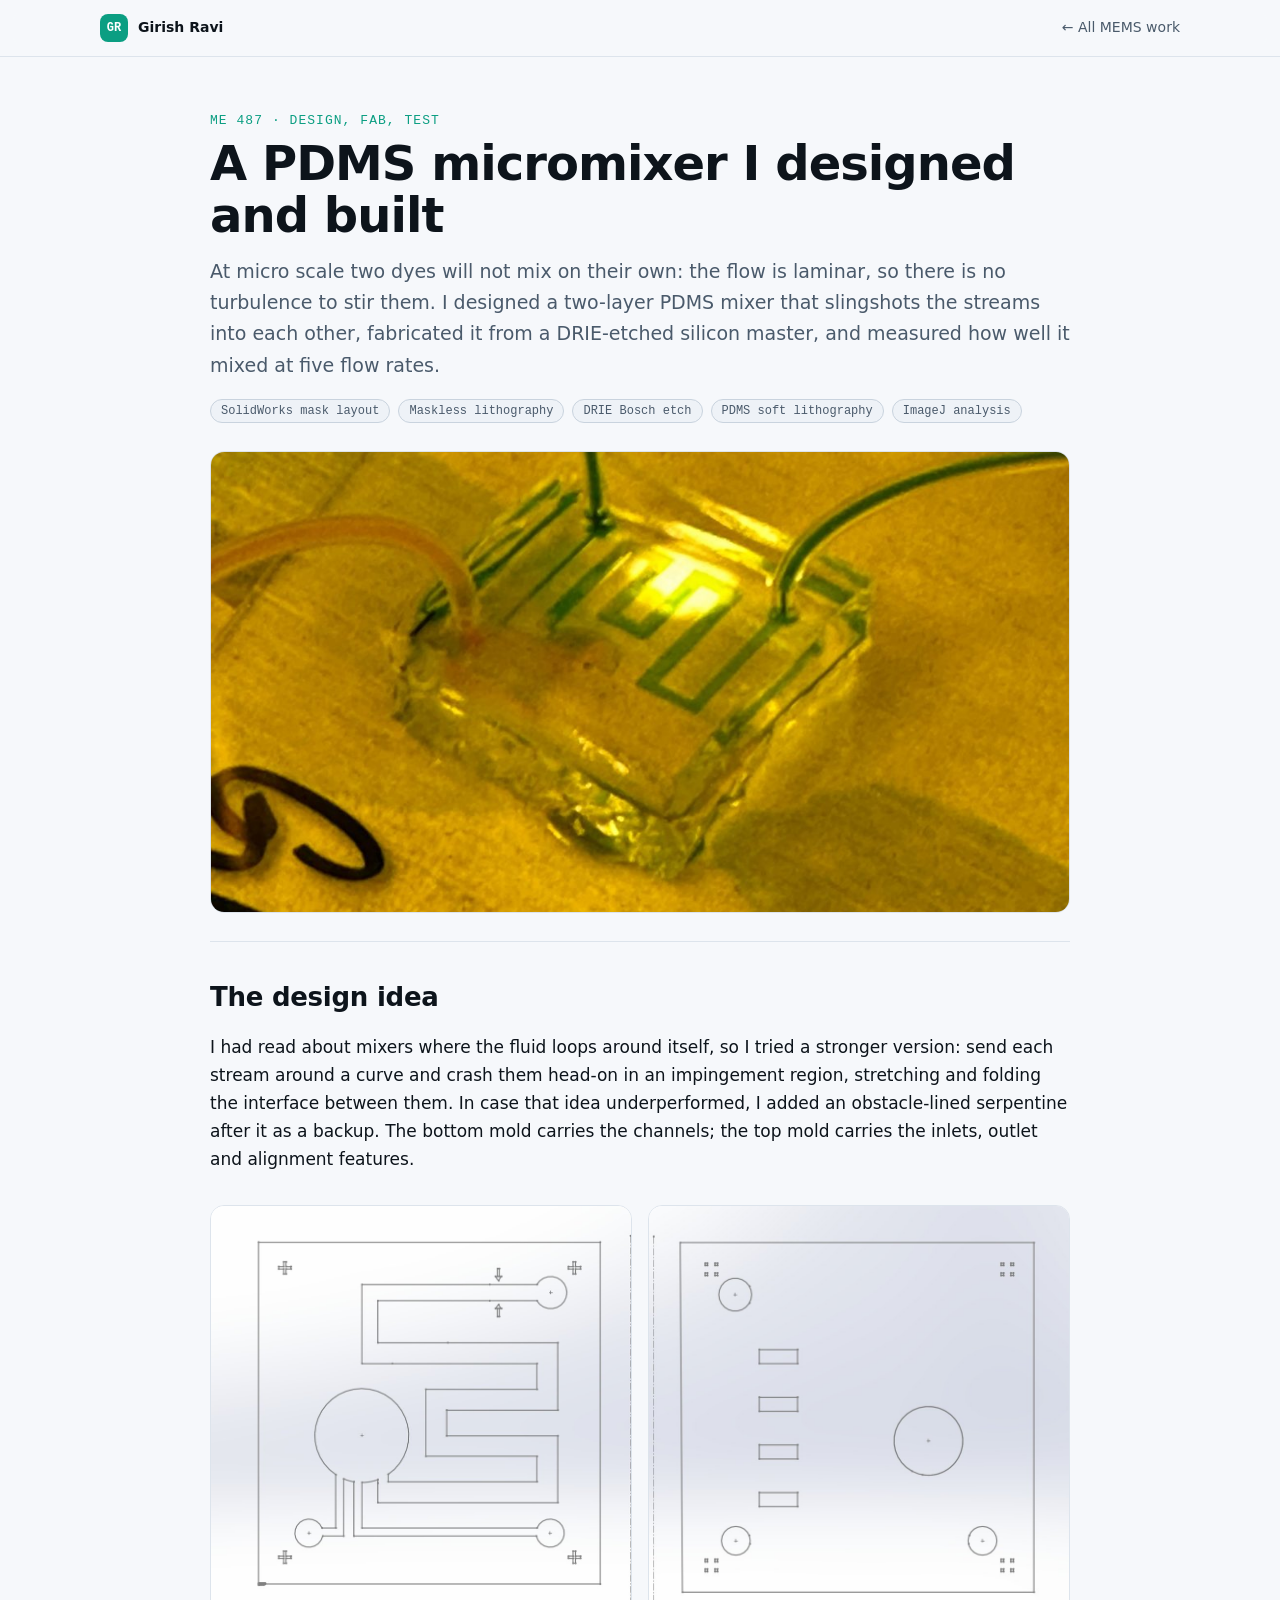
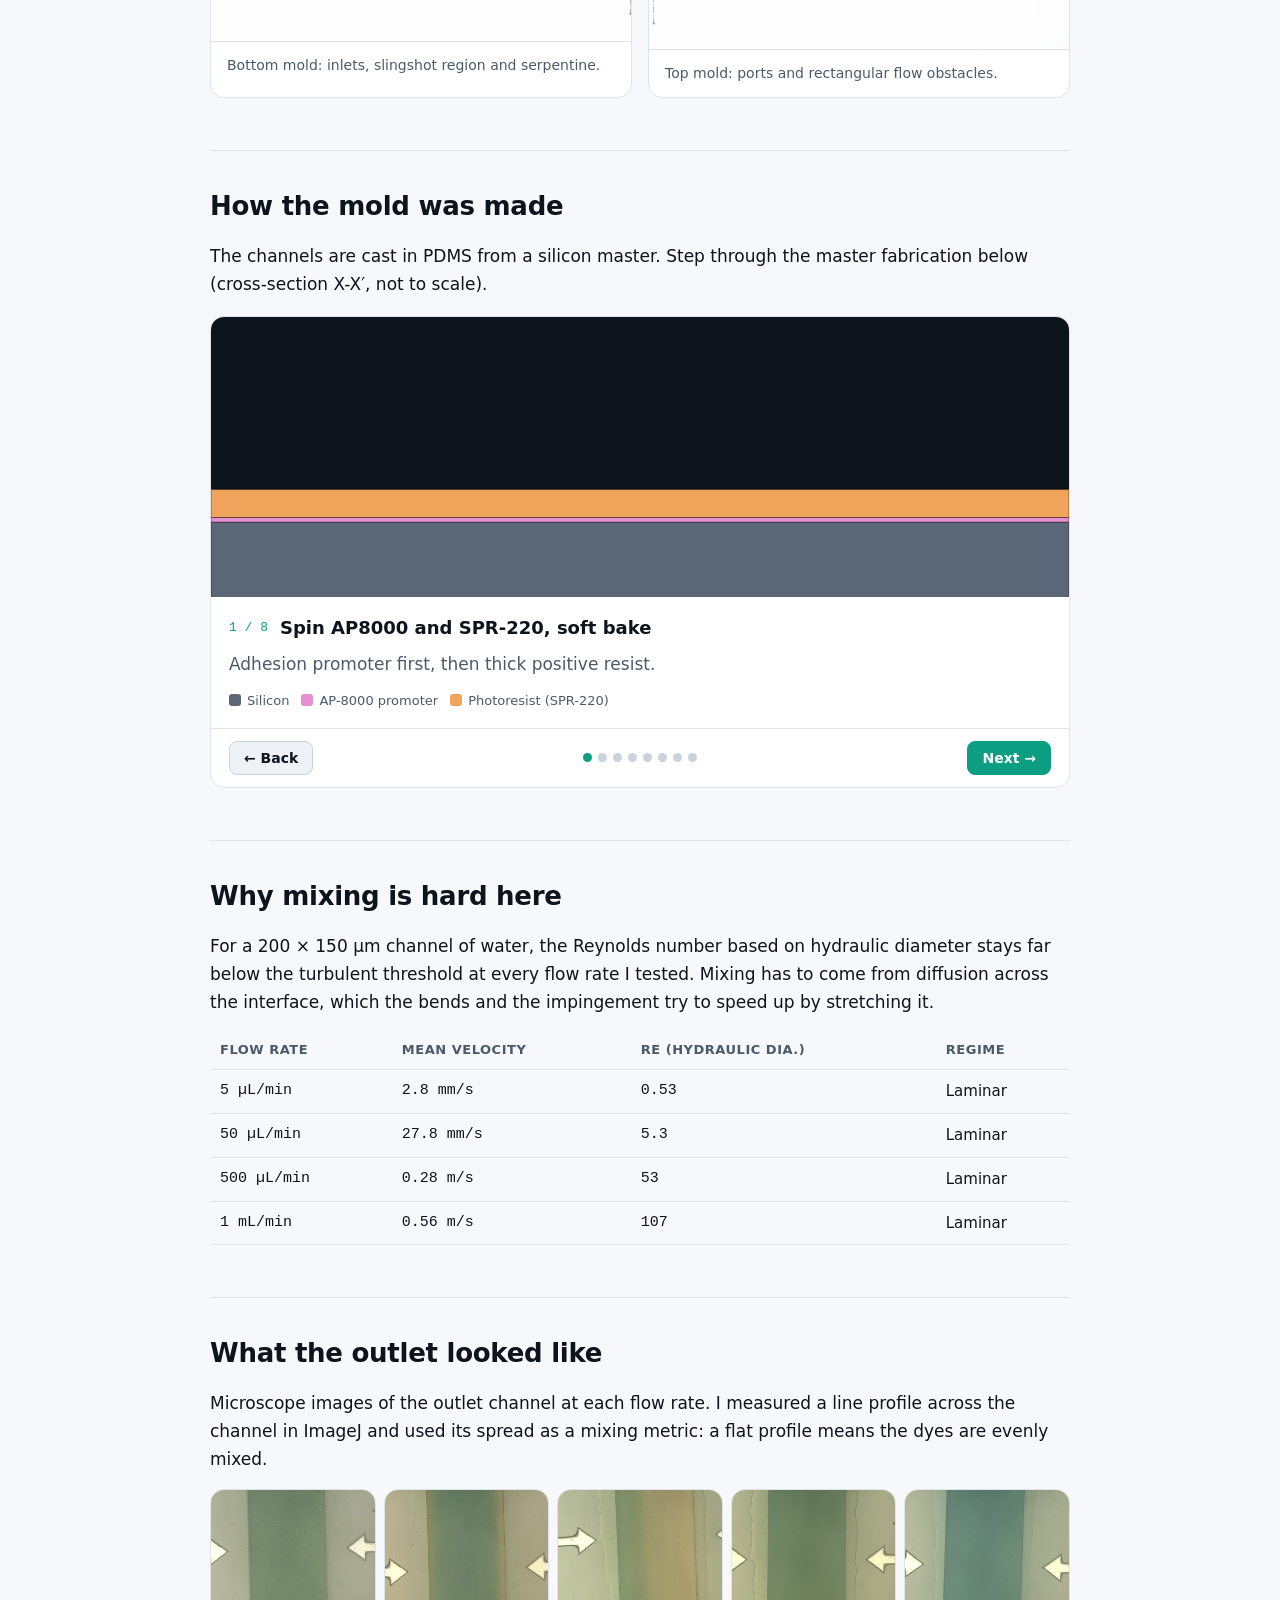
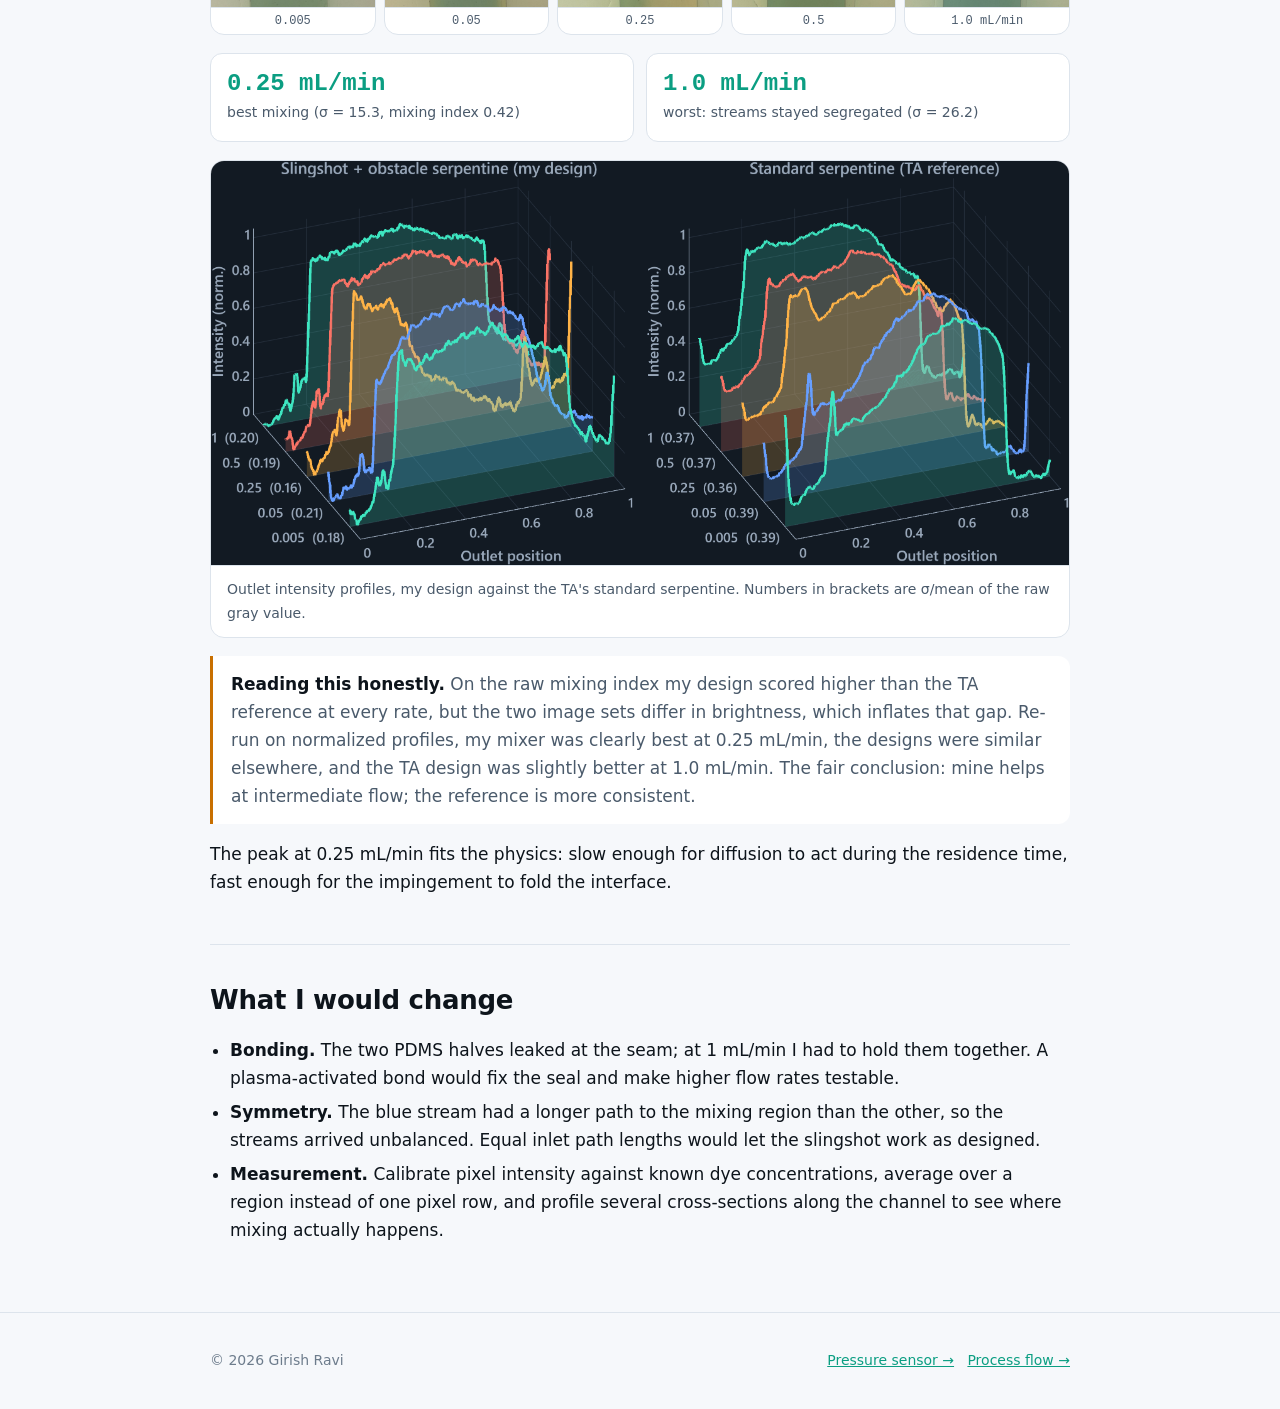
<file: projects/micromixer.html>
<!doctype html>
<html lang="en">
<head>
<meta charset="utf-8"><meta name="viewport" content="width=device-width, initial-scale=1">
<title>PDMS micromixer | Girish Ravi</title>
<meta name="description" content="Designing, fabricating and testing a two-layer PDMS microfluidic mixer: slingshot impingement plus an obstacle serpentine, DRIE master mold, ImageJ mixing analysis.">
<link rel="icon" href="../favicon.svg" type="image/svg+xml">
<link rel="stylesheet" href="case.css">
</head>
<body>
<nav><div class="wrap"><a class="home" href="../index.html"><span>GR</span> Girish Ravi</a><a href="../index.html#mems">&larr; All MEMS work</a></div></nav>

<header class="case"><div class="wrap">
  <div class="eyebrow">ME 487 &middot; Design, fab, test</div>
  <h1>A PDMS micromixer I designed and built</h1>
  <p class="lede">At micro scale two dyes will not mix on their own: the flow is laminar, so there is no turbulence to stir them. I designed a two-layer PDMS mixer that slingshots the streams into each other, fabricated it from a DRIE-etched silicon master, and measured how well it mixed at five flow rates.</p>
  <div class="meta"><span>SolidWorks mask layout</span><span>Maskless lithography</span><span>DRIE Bosch etch</span><span>PDMS soft lithography</span><span>ImageJ analysis</span></div>
  <div class="hero-img"><img src="../assets/photos/pdms-mixer.jpg" alt="The finished PDMS mixer under test with green dye in its channels" width="1050" height="1400" style="max-height:460px"></div>
</div></header>

<main class="wrap">
<section>
  <h2>The design idea</h2>
  <p>I had read about mixers where the fluid loops around itself, so I tried a stronger version: send each stream around a curve and crash them head-on in an impingement region, stretching and folding the interface between them. In case that idea underperformed, I added an obstacle-lined serpentine after it as a backup. The bottom mold carries the channels; the top mold carries the inlets, outlet and alignment features.</p>
  <div class="two">
    <figure><img src="../assets/cases/mixer-mold-bottom.jpg" alt="SolidWorks drawing of the bottom mold with the slingshot region and serpentine channel" loading="lazy"><figcaption>Bottom mold: inlets, slingshot region and serpentine.</figcaption></figure>
    <figure><img src="../assets/cases/mixer-mold-top.jpg" alt="SolidWorks drawing of the top mold with ports and obstacle features" loading="lazy"><figcaption>Top mold: ports and rectangular flow obstacles.</figcaption></figure>
  </div>
</section>

<section>
  <h2>How the mold was made</h2>
  <p>The channels are cast in PDMS from a silicon master. Step through the master fabrication below (cross-section X-X&prime;, not to scale).</p>
  <div class="stepper" id="mixer-stepper" tabindex="0">
    <svg viewBox="4 8 92 30" role="img" aria-label="Cross-section of the silicon master at the current process step"></svg>
    <div class="st-body"><div class="st-head"><span class="num"></span><span class="st-title"></span></div><p class="st-detail"></p><p class="st-why"></p><div class="legend"></div></div>
    <div class="st-nav"><button class="prev">&larr; Back</button><div class="dots"></div><button class="next">Next &rarr;</button></div>
  </div>
</section>

<section>
  <h2>Why mixing is hard here</h2>
  <p>For a 200 &times; 150 &micro;m channel of water, the Reynolds number based on hydraulic diameter stays far below the turbulent threshold at every flow rate I tested. Mixing has to come from diffusion across the interface, which the bends and the impingement try to speed up by stretching it.</p>
  <table>
    <tr><th>Flow rate</th><th>Mean velocity</th><th>Re (hydraulic dia.)</th><th>Regime</th></tr>
    <tr><td class="n">5 &micro;L/min</td><td class="n">2.8 mm/s</td><td class="n">0.53</td><td>Laminar</td></tr>
    <tr><td class="n">50 &micro;L/min</td><td class="n">27.8 mm/s</td><td class="n">5.3</td><td>Laminar</td></tr>
    <tr><td class="n">500 &micro;L/min</td><td class="n">0.28 m/s</td><td class="n">53</td><td>Laminar</td></tr>
    <tr><td class="n">1 mL/min</td><td class="n">0.56 m/s</td><td class="n">107</td><td>Laminar</td></tr>
  </table>
</section>

<section>
  <h2>What the outlet looked like</h2>
  <p>Microscope images of the outlet channel at each flow rate. I measured a line profile across the channel in ImageJ and used its spread as a mixing metric: a flat profile means the dyes are evenly mixed.</p>
  <div class="strip">
    <figure><img src="../assets/cases/outlet-0p005.jpg" alt="Outlet at 0.005 mL/min" loading="lazy"><figcaption>0.005</figcaption></figure>
    <figure><img src="../assets/cases/outlet-0p05.jpg" alt="Outlet at 0.05 mL/min" loading="lazy"><figcaption>0.05</figcaption></figure>
    <figure><img src="../assets/cases/outlet-0p25.jpg" alt="Outlet at 0.25 mL/min" loading="lazy"><figcaption>0.25</figcaption></figure>
    <figure><img src="../assets/cases/outlet-0p5.jpg" alt="Outlet at 0.5 mL/min" loading="lazy"><figcaption>0.5</figcaption></figure>
    <figure><img src="../assets/cases/outlet-1p0.jpg" alt="Outlet at 1.0 mL/min" loading="lazy"><figcaption>1.0 mL/min</figcaption></figure>
  </div>
  <div class="stats">
    <div class="stat"><b>0.25 mL/min</b><span>best mixing (&sigma; = 15.3, mixing index 0.42)</span></div>
    <div class="stat"><b>1.0 mL/min</b><span>worst: streams stayed segregated (&sigma; = 26.2)</span></div>
  </div>
  <figure class="dark"><img src="../assets/mems/micromixer-profiles-3d.png" alt="3D waterfall of outlet intensity profiles at five flow rates for my design and the TA reference design" loading="lazy"><figcaption>Outlet intensity profiles, my design against the TA's standard serpentine. Numbers in brackets are &sigma;/mean of the raw gray value.</figcaption></figure>
  <div class="callout"><b>Reading this honestly.</b> On the raw mixing index my design scored higher than the TA reference at every rate, but the two image sets differ in brightness, which inflates that gap. Re-run on normalized profiles, my mixer was clearly best at 0.25 mL/min, the designs were similar elsewhere, and the TA design was slightly better at 1.0 mL/min. The fair conclusion: mine helps at intermediate flow; the reference is more consistent.</div>
  <p>The peak at 0.25 mL/min fits the physics: slow enough for diffusion to act during the residence time, fast enough for the impingement to fold the interface.</p>
</section>

<section>
  <h2>What I would change</h2>
  <ul class="tight">
    <li><b>Bonding.</b> The two PDMS halves leaked at the seam; at 1 mL/min I had to hold them together. A plasma-activated bond would fix the seal and make higher flow rates testable.</li>
    <li><b>Symmetry.</b> The blue stream had a longer path to the mixing region than the other, so the streams arrived unbalanced. Equal inlet path lengths would let the slingshot work as designed.</li>
    <li><b>Measurement.</b> Calibrate pixel intensity against known dye concentrations, average over a region instead of one pixel row, and profile several cross-sections along the channel to see where mixing actually happens.</li>
  </ul>
</section>
</main>

<footer><div class="wrap"><span>&copy; 2026 Girish Ravi</span><span><a href="pressure-sensor.html">Pressure sensor &rarr;</a> &nbsp; <a href="surface-micromachining.html">Process flow &rarr;</a></span></div></footer>

<script type="module">
import { mountStepper } from './stepper.js';
const T = [[20, 30], [45, 55], [70, 80]], C = [[4, 20], [30, 45], [55, 70], [80, 96]];
const ETCH = { etch: T, d: 6 }, AP = { m: 'ap', t: 0.5, at: C }, PR = { m: 'pr', t: 3, at: C };
mountStepper(document.getElementById('mixer-stepper'), [
  { title: 'Spin AP8000 and SPR-220, soft bake', ops: [{ m: 'ap', t: 0.5 }, { m: 'pr', t: 3 }], detail: 'Adhesion promoter first, then thick positive resist.' },
  { title: 'Maskless lithography', ops: [{ m: 'ap', t: 0.5 }, { m: 'pr', t: 3, at: C }, { m: 'prx', t: 3, at: T }], detail: 'UV writes my channel layout straight from the design file; exposed resist (light) becomes soluble.', why: 'No physical mask needed, so a custom design costs nothing extra to try.' },
  { title: 'Develop in 917 MIF', ops: [{ m: 'ap', t: 0.5 }, PR], detail: 'Exposed resist dissolves; the rest becomes the etch mask.' },
  { title: 'O₂ descum', ops: [{ m: 'ap', t: 0.5 }, PR], detail: 'Oxygen plasma clears resist scum from the openings before etching.', why: 'Leftover scum micromasks the DRIE and roughens the trench floor.' },
  { title: 'DRIE Bosch etch, ~150 to 180 µm', ops: [ETCH, AP, PR], detail: 'Alternating SF₆ etch and passivation cycles cut deep trenches with near-vertical walls.', why: 'Deep, straight walls give well-defined channels and a durable, reusable master.' },
  { title: 'C₄F₈ anti-stiction coat', ops: [ETCH, AP, PR, { m: 'ptfe', t: 0.5 }], detail: 'A Teflon-like film over every surface, trench walls included.', why: 'Cured PDMS peels off cleanly, so the master can be cast again and again.' },
  { title: 'Cast PDMS and cure', ops: [ETCH, AP, PR, { m: 'ptfe', t: 0.5 }, { m: 'pdms', fill: 21 }], detail: 'Degassed Sylgard 184 poured over the master, cured about a week at room temperature.', why: 'Heat would cure it in 35 min at 100°C, but the wax dam around the wafer would melt.' },
  { title: 'Demold the replica', flip: true, only: ['pdms'], ops: [ETCH, AP, PR, { m: 'ptfe', t: 0.5 }, { m: 'pdms', fill: 21 }], detail: 'Peel, cut out the device, punch ports, and bond the two molded halves to close the channels.', why: 'The replica is the inverse of the master: every trench becomes a feature in the PDMS.' },
]);
</script>
</body>
</html>
</file>
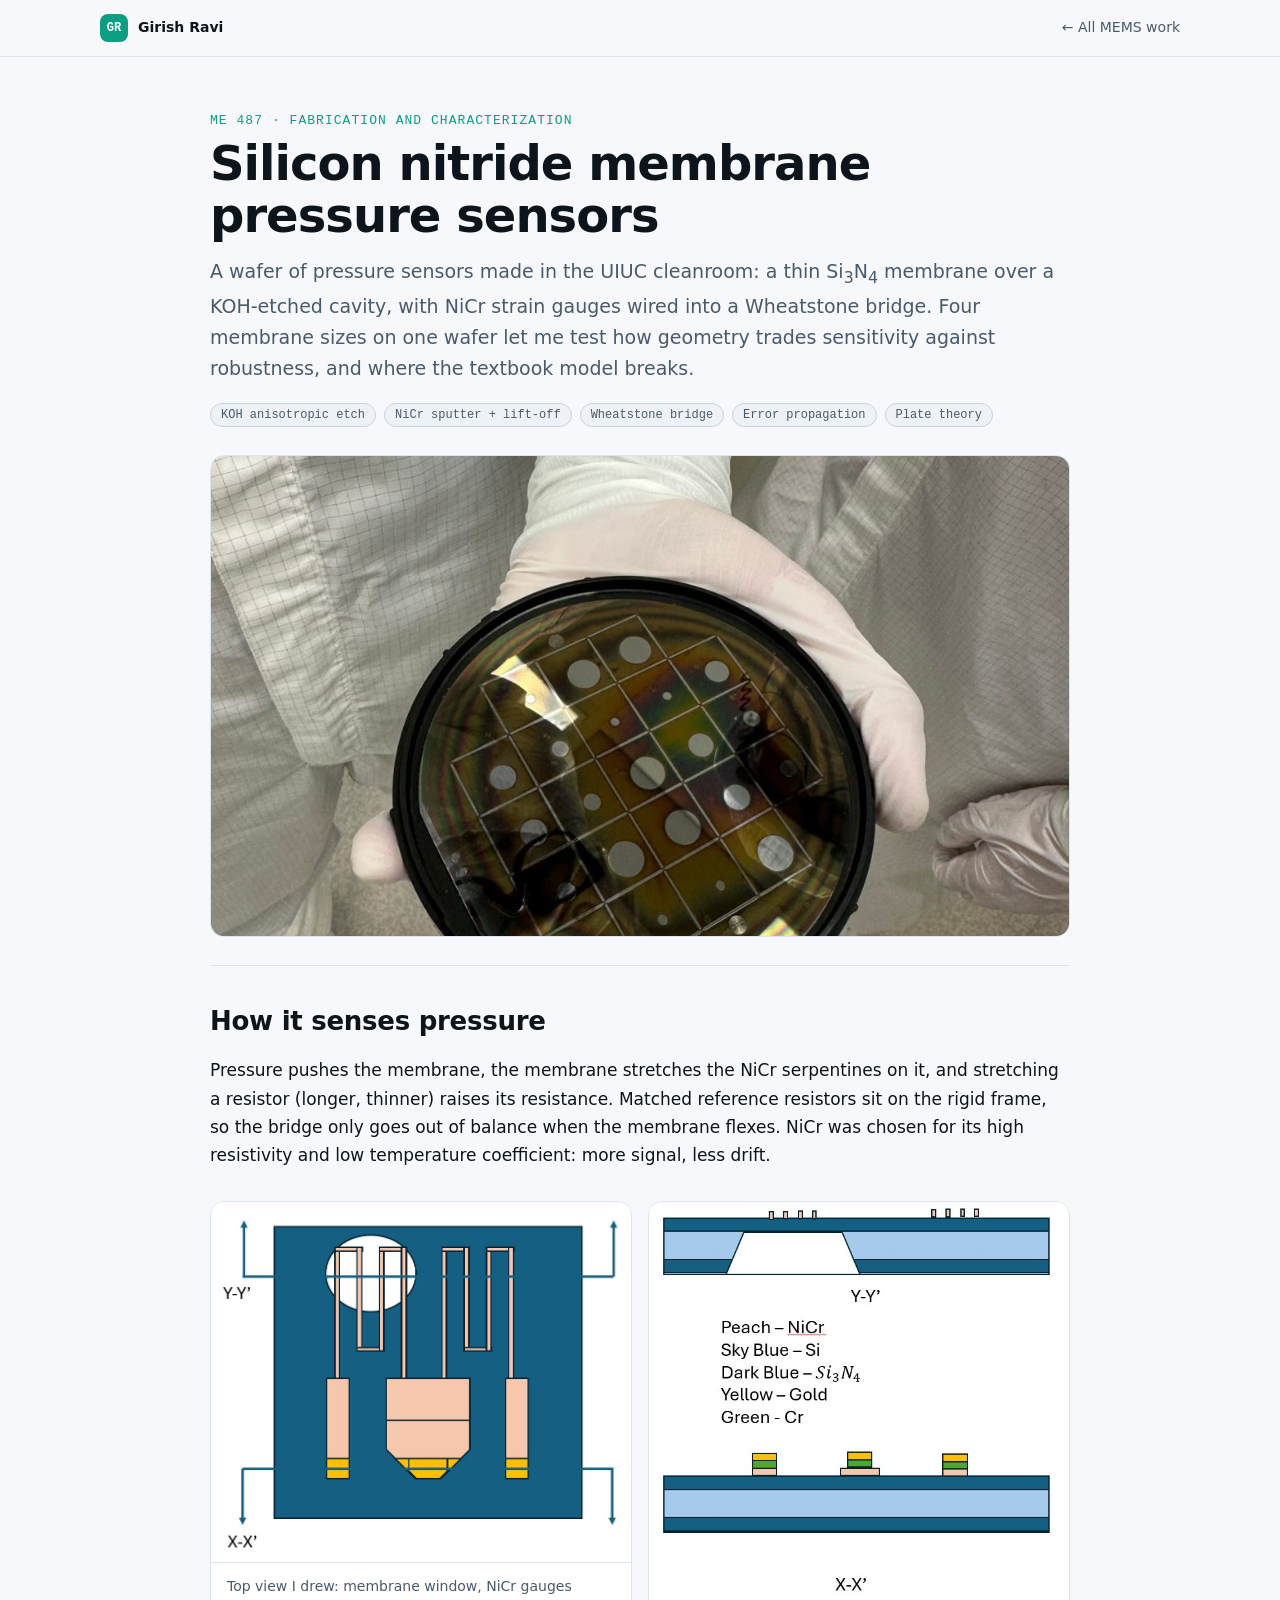
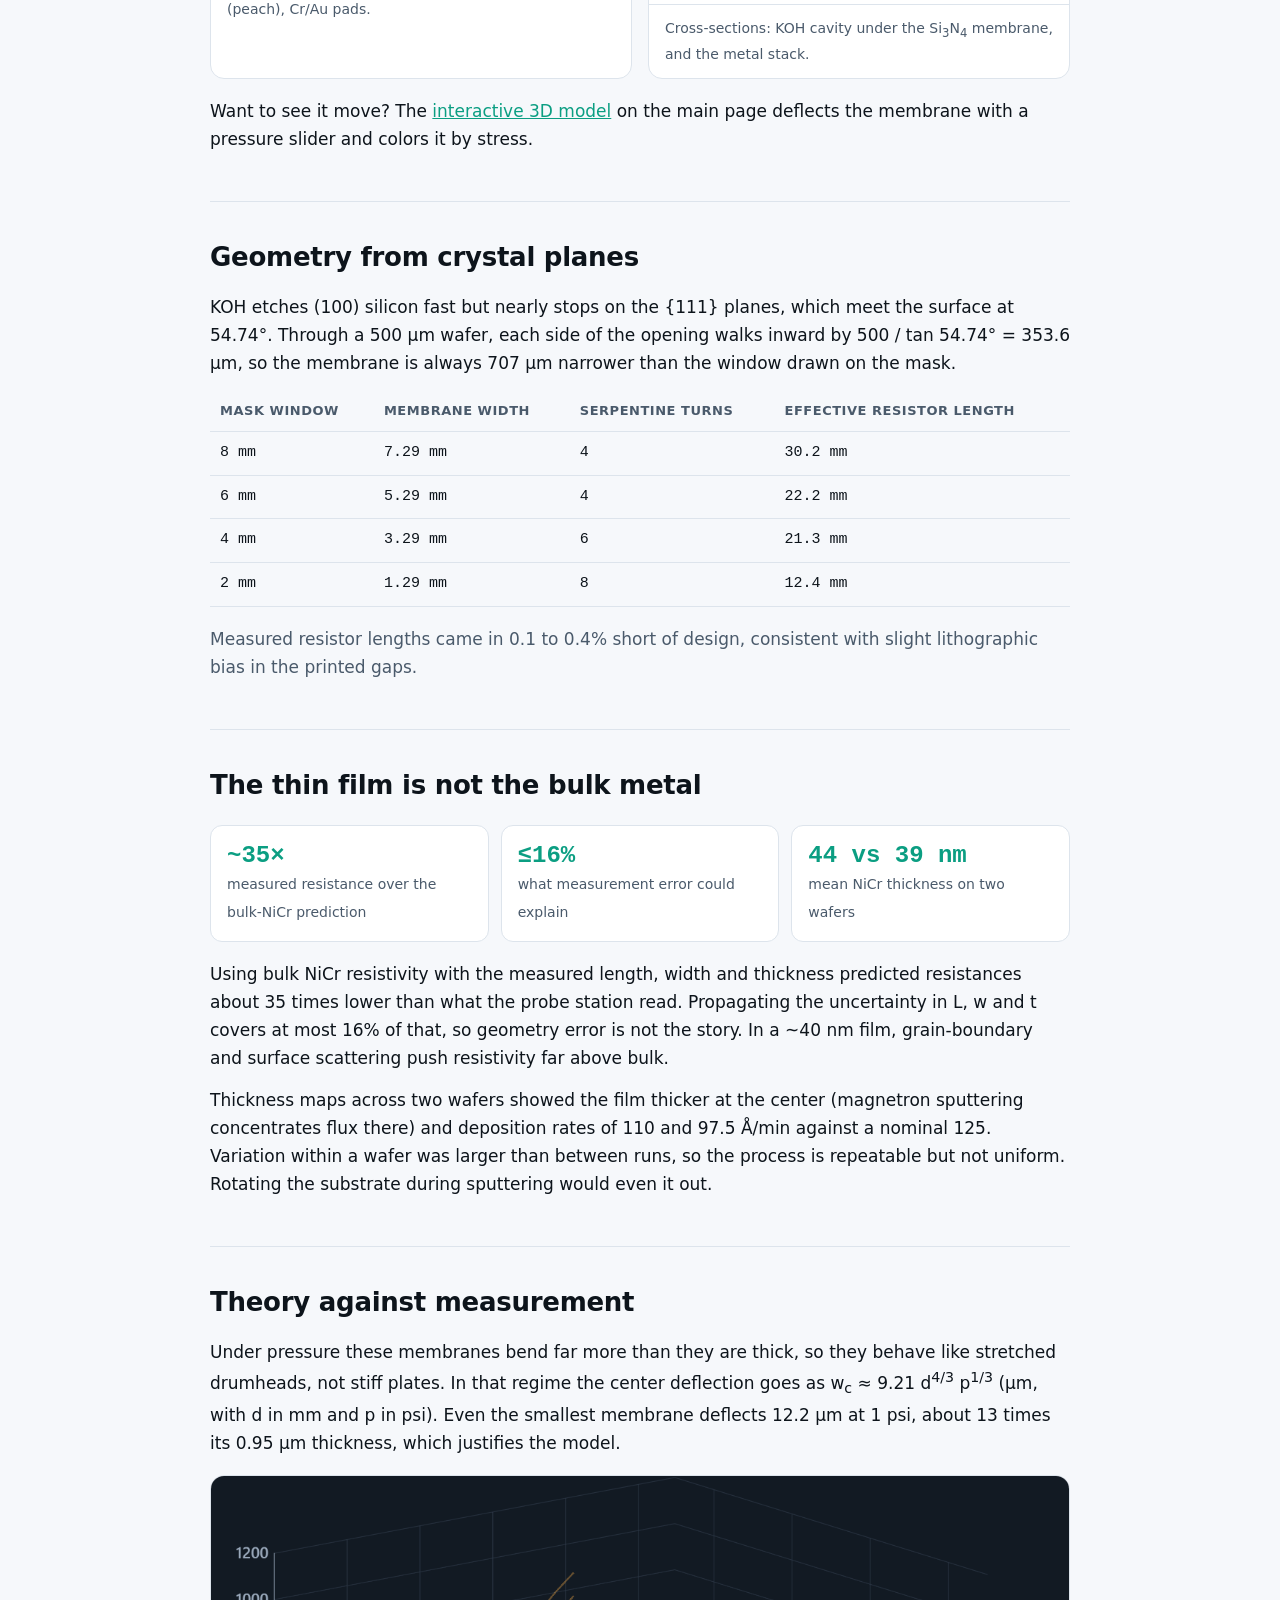
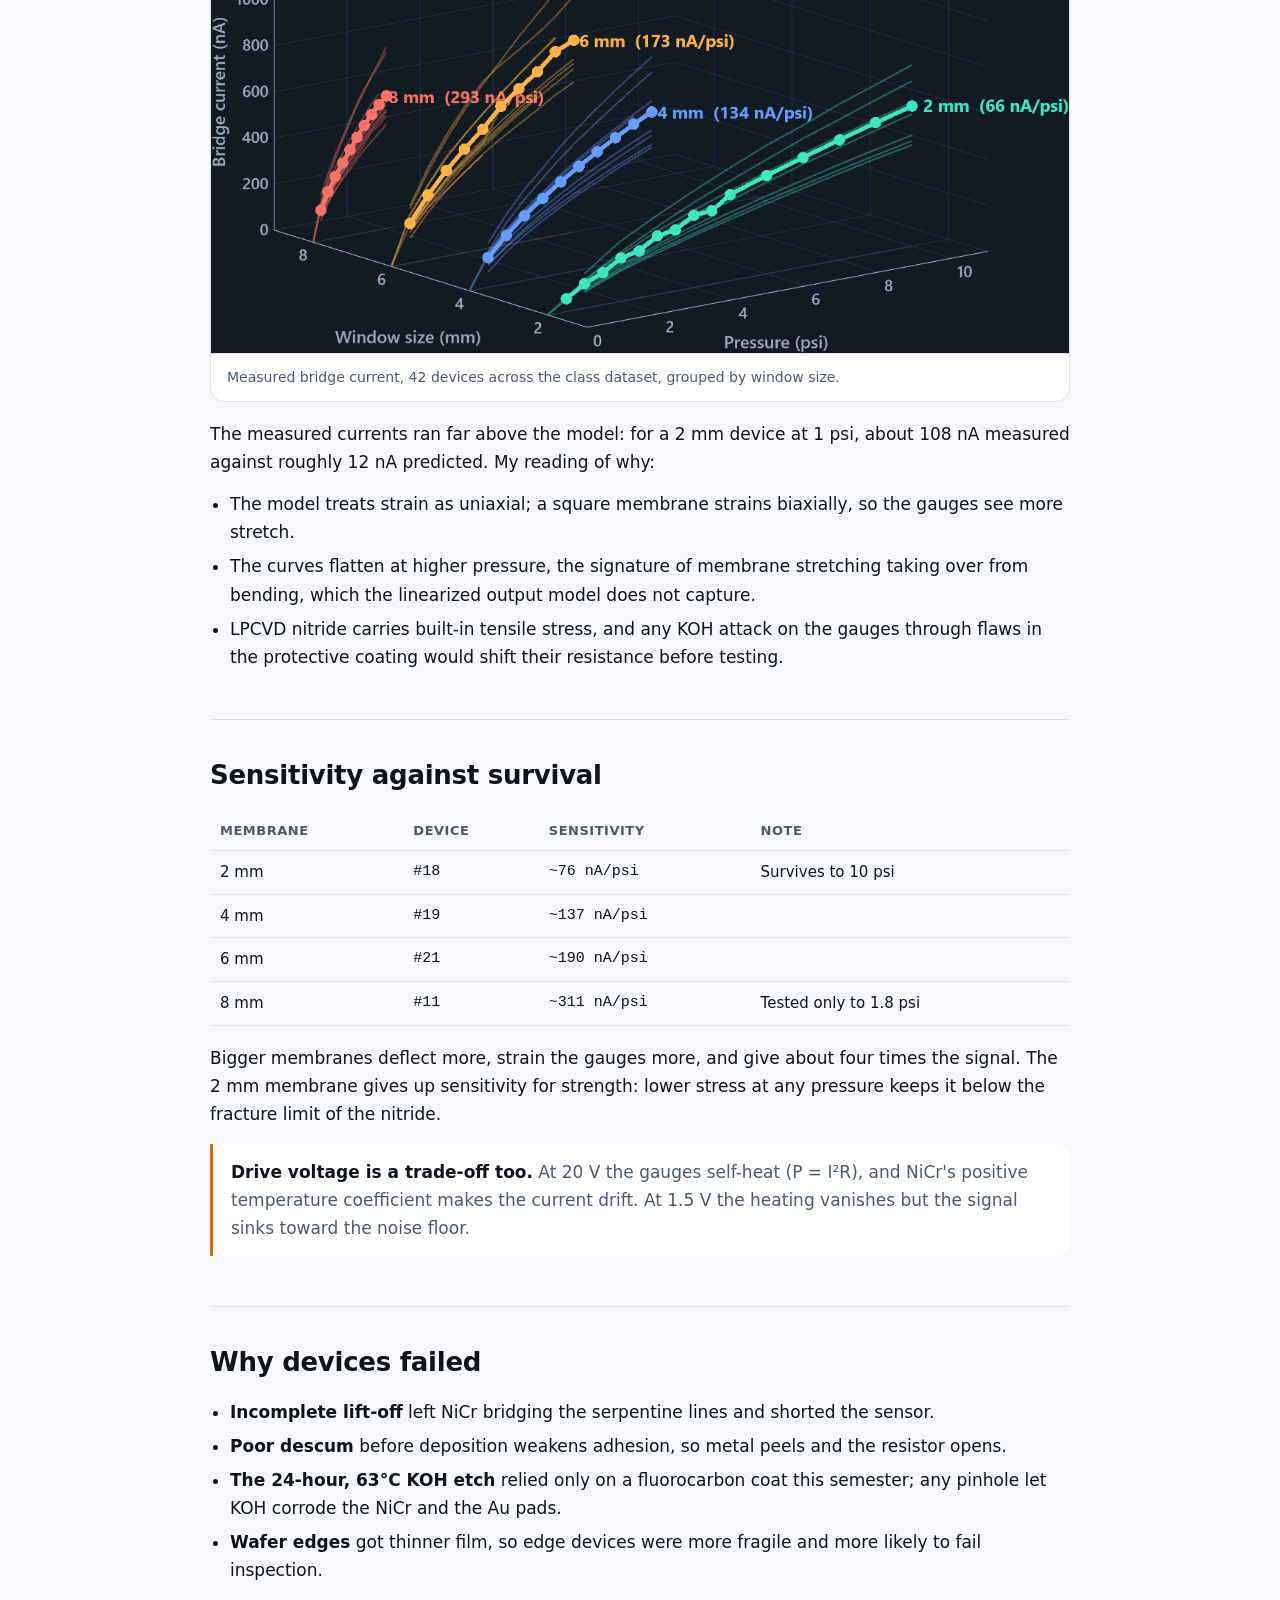
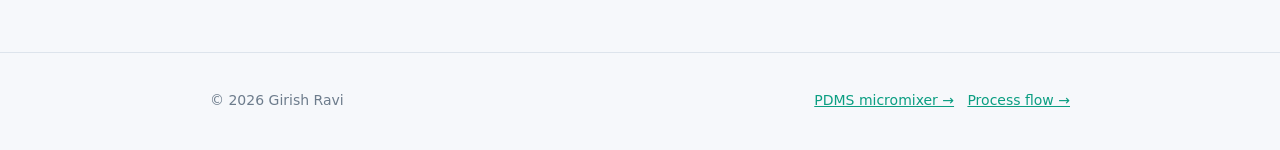
<file: projects/pressure-sensor.html>
<!doctype html>
<html lang="en">
<head>
<meta charset="utf-8"><meta name="viewport" content="width=device-width, initial-scale=1">
<title>Si3N4 membrane pressure sensor | Girish Ravi</title>
<meta name="description" content="Fabricating and characterizing silicon nitride membrane pressure sensors with NiCr strain gauges: KOH membrane geometry, thin-film resistivity, large-deflection theory against measurement.">
<link rel="icon" href="../favicon.svg" type="image/svg+xml">
<link rel="stylesheet" href="case.css">
</head>
<body>
<nav><div class="wrap"><a class="home" href="../index.html"><span>GR</span> Girish Ravi</a><a href="../index.html#mems">&larr; All MEMS work</a></div></nav>

<header class="case"><div class="wrap">
  <div class="eyebrow">ME 487 &middot; Fabrication and characterization</div>
  <h1>Silicon nitride membrane pressure sensors</h1>
  <p class="lede">A wafer of pressure sensors made in the UIUC cleanroom: a thin Si<sub>3</sub>N<sub>4</sub> membrane over a KOH-etched cavity, with NiCr strain gauges wired into a Wheatstone bridge. Four membrane sizes on one wafer let me test how geometry trades sensitivity against robustness, and where the textbook model breaks.</p>
  <div class="meta"><span>KOH anisotropic etch</span><span>NiCr sputter + lift-off</span><span>Wheatstone bridge</span><span>Error propagation</span><span>Plate theory</span></div>
  <div class="hero-img"><img src="../assets/photos/wafer-cleanroom.jpg" alt="The finished sensor wafer, with membrane windows of four sizes, held in a cleanroom glove" width="1050" height="1400" style="max-height:480px"></div>
</div></header>

<main class="wrap">
<section>
  <h2>How it senses pressure</h2>
  <p>Pressure pushes the membrane, the membrane stretches the NiCr serpentines on it, and stretching a resistor (longer, thinner) raises its resistance. Matched reference resistors sit on the rigid frame, so the bridge only goes out of balance when the membrane flexes. NiCr was chosen for its high resistivity and low temperature coefficient: more signal, less drift.</p>
  <div class="two">
    <figure><img src="../assets/cases/sensor-topview.jpg" alt="Top-view schematic: membrane window, NiCr serpentine resistors and contact pads" loading="lazy"><figcaption>Top view I drew: membrane window, NiCr gauges (peach), Cr/Au pads.</figcaption></figure>
    <figure><img src="../assets/cases/sensor-crosssection.jpg" alt="Cross-section schematics through the KOH cavity and through the contacts" loading="lazy"><figcaption>Cross-sections: KOH cavity under the Si<sub>3</sub>N<sub>4</sub> membrane, and the metal stack.</figcaption></figure>
  </div>
  <p>Want to see it move? The <a href="../index.html#v-sensor">interactive 3D model</a> on the main page deflects the membrane with a pressure slider and colors it by stress.</p>
</section>

<section>
  <h2>Geometry from crystal planes</h2>
  <p>KOH etches (100) silicon fast but nearly stops on the {111} planes, which meet the surface at 54.74&deg;. Through a 500 &micro;m wafer, each side of the opening walks inward by 500 / tan 54.74&deg; = 353.6 &micro;m, so the membrane is always 707 &micro;m narrower than the window drawn on the mask.</p>
  <table>
    <tr><th>Mask window</th><th>Membrane width</th><th>Serpentine turns</th><th>Effective resistor length</th></tr>
    <tr><td class="n">8 mm</td><td class="n">7.29 mm</td><td class="n">4</td><td class="n">30.2 mm</td></tr>
    <tr><td class="n">6 mm</td><td class="n">5.29 mm</td><td class="n">4</td><td class="n">22.2 mm</td></tr>
    <tr><td class="n">4 mm</td><td class="n">3.29 mm</td><td class="n">6</td><td class="n">21.3 mm</td></tr>
    <tr><td class="n">2 mm</td><td class="n">1.29 mm</td><td class="n">8</td><td class="n">12.4 mm</td></tr>
  </table>
  <p class="muted">Measured resistor lengths came in 0.1 to 0.4% short of design, consistent with slight lithographic bias in the printed gaps.</p>
</section>

<section>
  <h2>The thin film is not the bulk metal</h2>
  <div class="stats">
    <div class="stat"><b>~35&times;</b><span>measured resistance over the bulk-NiCr prediction</span></div>
    <div class="stat"><b>&le;16%</b><span>what measurement error could explain</span></div>
    <div class="stat"><b>44 vs 39 nm</b><span>mean NiCr thickness on two wafers</span></div>
  </div>
  <p>Using bulk NiCr resistivity with the measured length, width and thickness predicted resistances about 35 times lower than what the probe station read. Propagating the uncertainty in L, w and t covers at most 16% of that, so geometry error is not the story. In a ~40 nm film, grain-boundary and surface scattering push resistivity far above bulk.</p>
  <p>Thickness maps across two wafers showed the film thicker at the center (magnetron sputtering concentrates flux there) and deposition rates of 110 and 97.5 &Aring;/min against a nominal 125. Variation within a wafer was larger than between runs, so the process is repeatable but not uniform. Rotating the substrate during sputtering would even it out.</p>
</section>

<section>
  <h2>Theory against measurement</h2>
  <p>Under pressure these membranes bend far more than they are thick, so they behave like stretched drumheads, not stiff plates. In that regime the center deflection goes as w<sub>c</sub> &asymp; 9.21 d<sup>4/3</sup> p<sup>1/3</sup> (&micro;m, with d in mm and p in psi). Even the smallest membrane deflects 12.2 &micro;m at 1 psi, about 13 times its 0.95 &micro;m thickness, which justifies the model.</p>
  <figure class="dark"><img src="../assets/mems/pressure-response-3d.png" alt="Measured bridge current versus pressure for 42 devices grouped by window size" loading="lazy"><figcaption>Measured bridge current, 42 devices across the class dataset, grouped by window size.</figcaption></figure>
  <p>The measured currents ran far above the model: for a 2 mm device at 1 psi, about 108 nA measured against roughly 12 nA predicted. My reading of why:</p>
  <ul class="tight">
    <li>The model treats strain as uniaxial; a square membrane strains biaxially, so the gauges see more stretch.</li>
    <li>The curves flatten at higher pressure, the signature of membrane stretching taking over from bending, which the linearized output model does not capture.</li>
    <li>LPCVD nitride carries built-in tensile stress, and any KOH attack on the gauges through flaws in the protective coating would shift their resistance before testing.</li>
  </ul>
</section>

<section>
  <h2>Sensitivity against survival</h2>
  <table>
    <tr><th>Membrane</th><th>Device</th><th>Sensitivity</th><th>Note</th></tr>
    <tr><td>2 mm</td><td class="n">#18</td><td class="n">~76 nA/psi</td><td>Survives to 10 psi</td></tr>
    <tr><td>4 mm</td><td class="n">#19</td><td class="n">~137 nA/psi</td><td></td></tr>
    <tr><td>6 mm</td><td class="n">#21</td><td class="n">~190 nA/psi</td><td></td></tr>
    <tr><td>8 mm</td><td class="n">#11</td><td class="n">~311 nA/psi</td><td>Tested only to 1.8 psi</td></tr>
  </table>
  <p>Bigger membranes deflect more, strain the gauges more, and give about four times the signal. The 2 mm membrane gives up sensitivity for strength: lower stress at any pressure keeps it below the fracture limit of the nitride.</p>
  <div class="callout"><b>Drive voltage is a trade-off too.</b> At 20 V the gauges self-heat (P = I&sup2;R), and NiCr's positive temperature coefficient makes the current drift. At 1.5 V the heating vanishes but the signal sinks toward the noise floor.</div>
</section>

<section>
  <h2>Why devices failed</h2>
  <ul class="tight">
    <li><b>Incomplete lift-off</b> left NiCr bridging the serpentine lines and shorted the sensor.</li>
    <li><b>Poor descum</b> before deposition weakens adhesion, so metal peels and the resistor opens.</li>
    <li><b>The 24-hour, 63&deg;C KOH etch</b> relied only on a fluorocarbon coat this semester; any pinhole let KOH corrode the NiCr and the Au pads.</li>
    <li><b>Wafer edges</b> got thinner film, so edge devices were more fragile and more likely to fail inspection.</li>
  </ul>
</section>
</main>

<footer><div class="wrap"><span>&copy; 2026 Girish Ravi</span><span><a href="micromixer.html">PDMS micromixer &rarr;</a> &nbsp; <a href="surface-micromachining.html">Process flow &rarr;</a></span></div></footer>
</body>
</html>
</file>
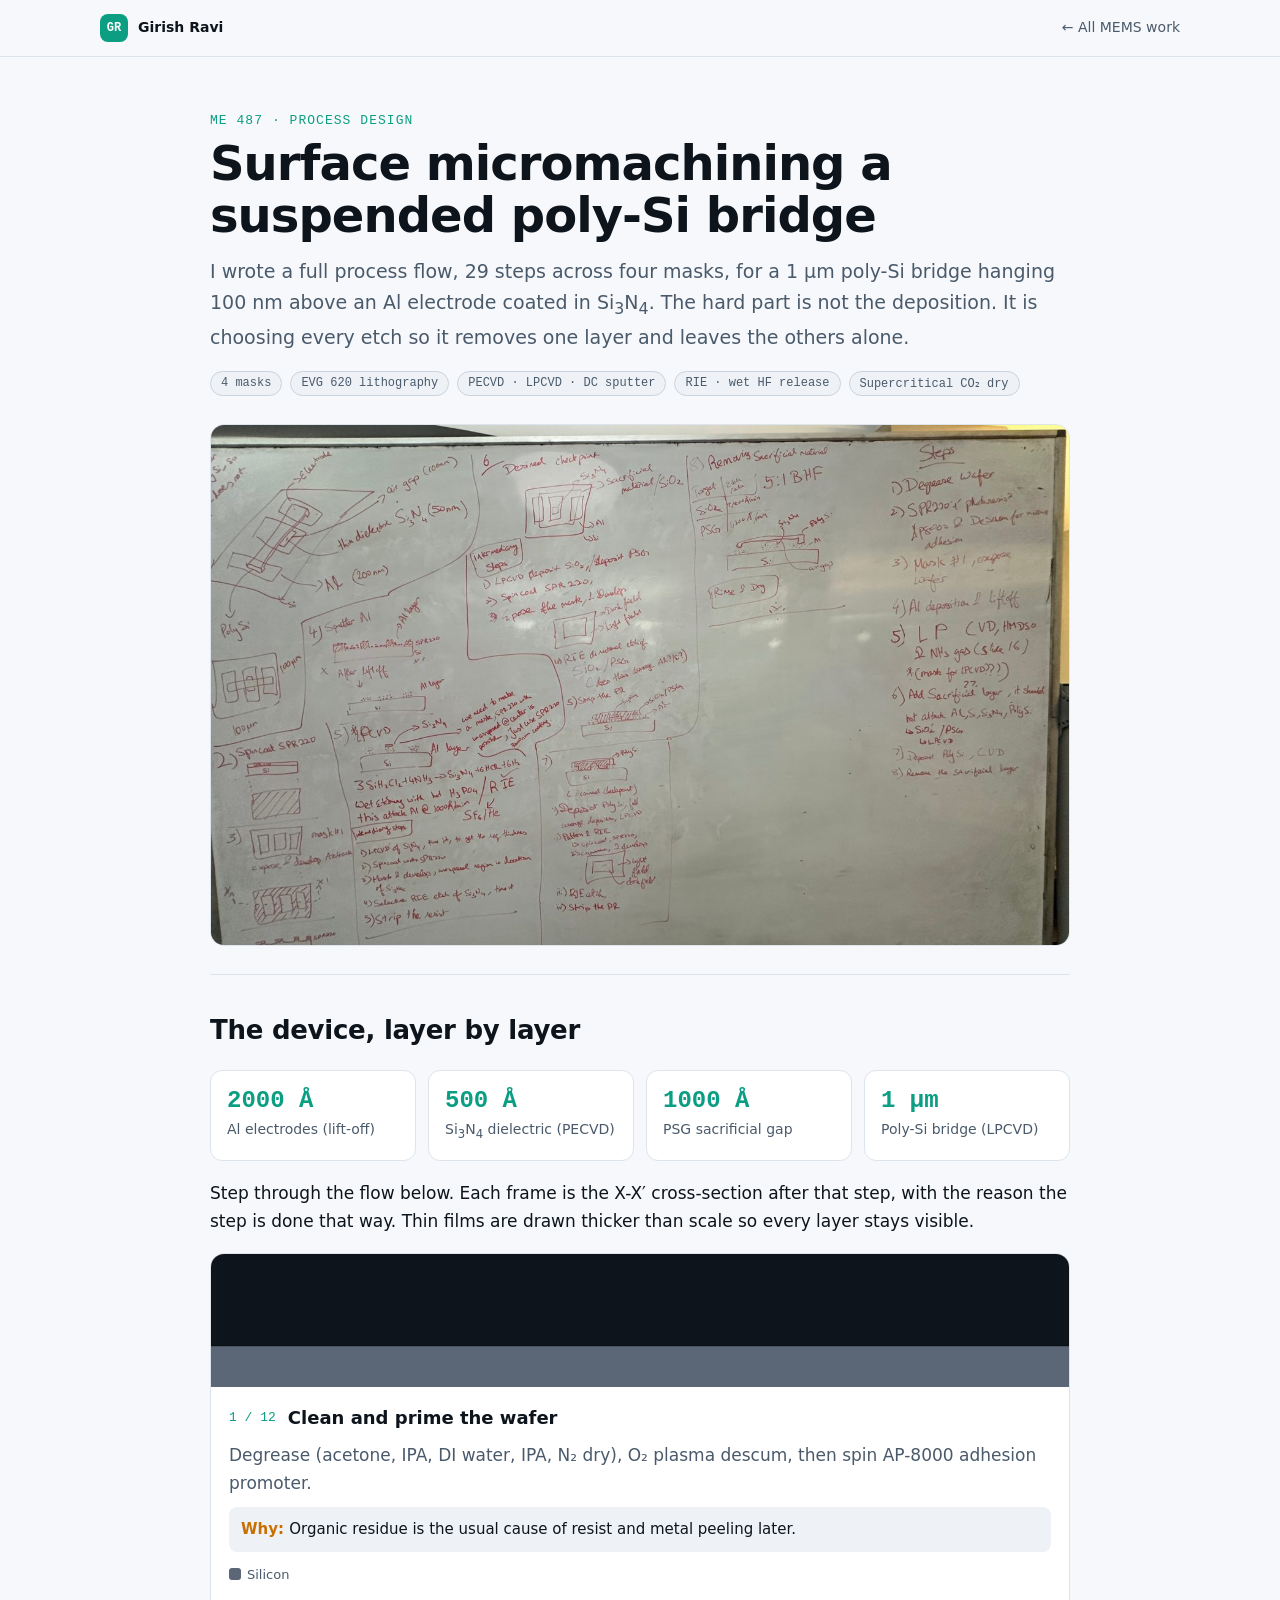
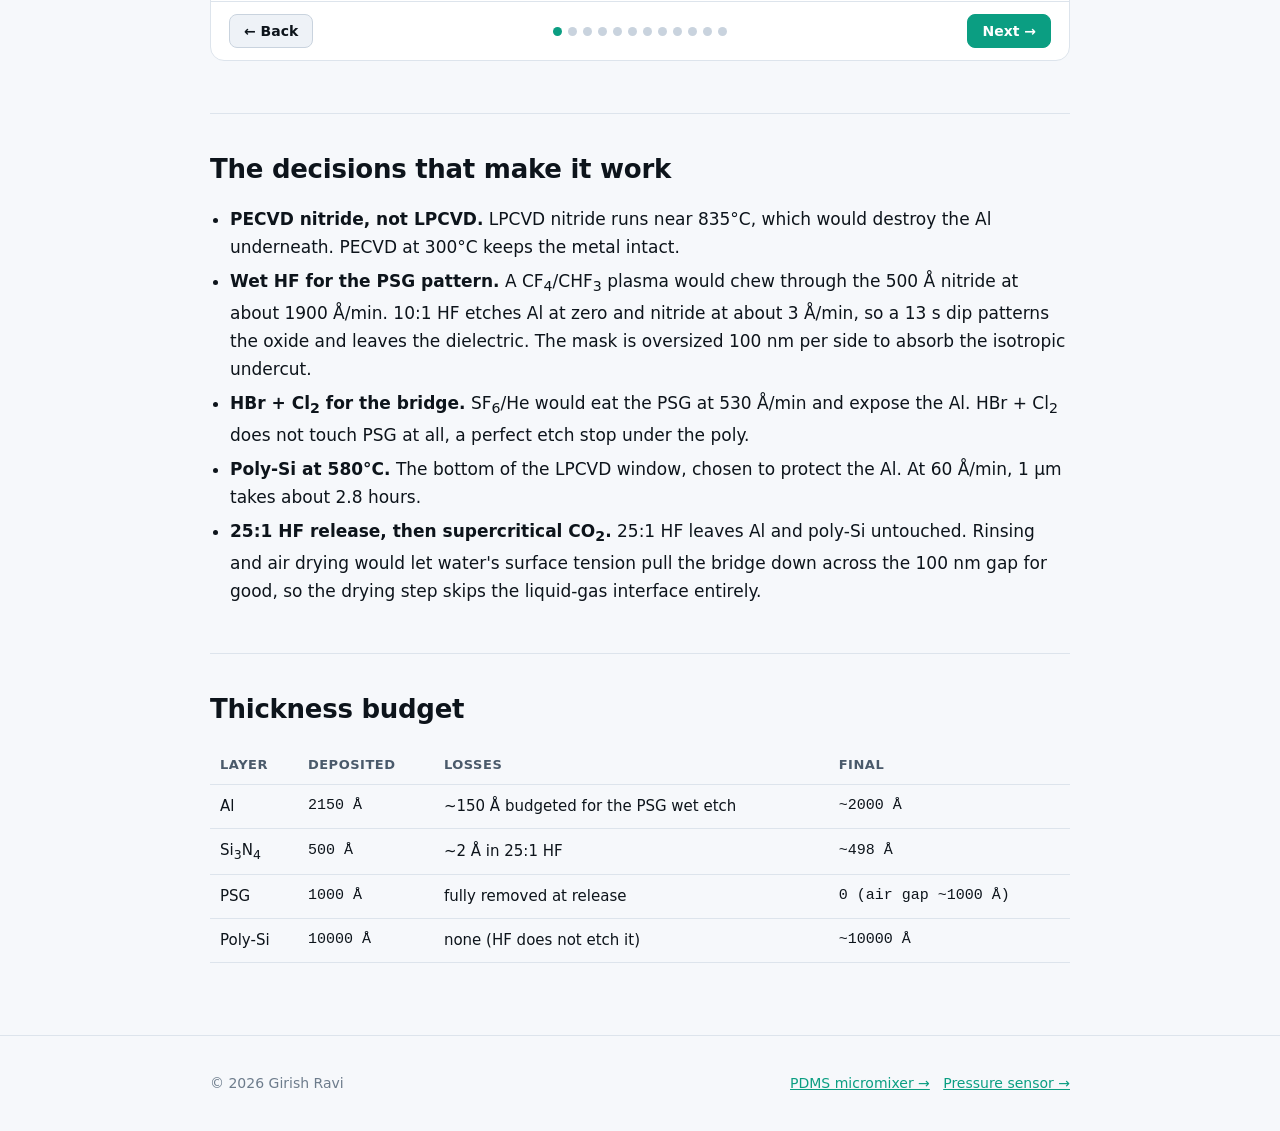
<file: projects/surface-micromachining.html>
<!doctype html>
<html lang="en">
<head>
<meta charset="utf-8"><meta name="viewport" content="width=device-width, initial-scale=1">
<title>Surface micromachining a poly-Si bridge | Girish Ravi</title>
<meta name="description" content="A 29-step surface-micromachining process for a suspended poly-Si bridge over Al electrodes, with the etch-selectivity reasoning behind every step.">
<link rel="icon" href="../favicon.svg" type="image/svg+xml">
<link rel="stylesheet" href="case.css">
</head>
<body>
<nav><div class="wrap"><a class="home" href="../index.html"><span>GR</span> Girish Ravi</a><a href="../index.html#mems">&larr; All MEMS work</a></div></nav>

<header class="case"><div class="wrap">
  <div class="eyebrow">ME 487 &middot; Process design</div>
  <h1>Surface micromachining a suspended poly-Si bridge</h1>
  <p class="lede">I wrote a full process flow, 29 steps across four masks, for a 1 &micro;m poly-Si bridge hanging 100 nm above an Al electrode coated in Si<sub>3</sub>N<sub>4</sub>. The hard part is not the deposition. It is choosing every etch so it removes one layer and leaves the others alone.</p>
  <div class="meta"><span>4 masks</span><span>EVG 620 lithography</span><span>PECVD &middot; LPCVD &middot; DC sputter</span><span>RIE &middot; wet HF release</span><span>Supercritical CO&#8322; dry</span></div>
  <div class="hero-img"><img src="../assets/photos/process-flow-whiteboard.jpg" alt="Whiteboard with the hand-drawn process flow for this device" width="1400" height="1050"></div>
</div></header>

<main class="wrap">
<section>
  <h2>The device, layer by layer</h2>
  <div class="stats">
    <div class="stat"><b>2000 &Aring;</b><span>Al electrodes (lift-off)</span></div>
    <div class="stat"><b>500 &Aring;</b><span>Si<sub>3</sub>N<sub>4</sub> dielectric (PECVD)</span></div>
    <div class="stat"><b>1000 &Aring;</b><span>PSG sacrificial gap</span></div>
    <div class="stat"><b>1 &micro;m</b><span>Poly-Si bridge (LPCVD)</span></div>
  </div>
  <p>Step through the flow below. Each frame is the X-X&prime; cross-section after that step, with the reason the step is done that way. Thin films are drawn thicker than scale so every layer stays visible.</p>
  <div class="stepper" id="fab-stepper" tabindex="0">
    <svg viewBox="8 21 84 13" role="img" aria-label="Cross-section of the device at the current process step"></svg>
    <div class="st-body"><div class="st-head"><span class="num"></span><span class="st-title"></span></div><p class="st-detail"></p><p class="st-why"></p><div class="legend"></div></div>
    <div class="st-nav"><button class="prev">&larr; Back</button><div class="dots"></div><button class="next">Next &rarr;</button></div>
  </div>
</section>

<section>
  <h2>The decisions that make it work</h2>
  <ul class="tight">
    <li><b>PECVD nitride, not LPCVD.</b> LPCVD nitride runs near 835&deg;C, which would destroy the Al underneath. PECVD at 300&deg;C keeps the metal intact.</li>
    <li><b>Wet HF for the PSG pattern.</b> A CF<sub>4</sub>/CHF<sub>3</sub> plasma would chew through the 500 &Aring; nitride at about 1900 &Aring;/min. 10:1 HF etches Al at zero and nitride at about 3 &Aring;/min, so a 13 s dip patterns the oxide and leaves the dielectric. The mask is oversized 100 nm per side to absorb the isotropic undercut.</li>
    <li><b>HBr + Cl<sub>2</sub> for the bridge.</b> SF<sub>6</sub>/He would eat the PSG at 530 &Aring;/min and expose the Al. HBr + Cl<sub>2</sub> does not touch PSG at all, a perfect etch stop under the poly.</li>
    <li><b>Poly-Si at 580&deg;C.</b> The bottom of the LPCVD window, chosen to protect the Al. At 60 &Aring;/min, 1 &micro;m takes about 2.8 hours.</li>
    <li><b>25:1 HF release, then supercritical CO<sub>2</sub>.</b> 25:1 HF leaves Al and poly-Si untouched. Rinsing and air drying would let water's surface tension pull the bridge down across the 100 nm gap for good, so the drying step skips the liquid-gas interface entirely.</li>
  </ul>
</section>

<section>
  <h2>Thickness budget</h2>
  <table>
    <tr><th>Layer</th><th>Deposited</th><th>Losses</th><th>Final</th></tr>
    <tr><td>Al</td><td class="n">2150 &Aring;</td><td>~150 &Aring; budgeted for the PSG wet etch</td><td class="n">~2000 &Aring;</td></tr>
    <tr><td>Si<sub>3</sub>N<sub>4</sub></td><td class="n">500 &Aring;</td><td>~2 &Aring; in 25:1 HF</td><td class="n">~498 &Aring;</td></tr>
    <tr><td>PSG</td><td class="n">1000 &Aring;</td><td>fully removed at release</td><td class="n">0 (air gap ~1000 &Aring;)</td></tr>
    <tr><td>Poly-Si</td><td class="n">10000 &Aring;</td><td>none (HF does not etch it)</td><td class="n">~10000 &Aring;</td></tr>
  </table>
</section>
</main>

<footer><div class="wrap"><span>&copy; 2026 Girish Ravi</span><span><a href="micromixer.html">PDMS micromixer &rarr;</a> &nbsp; <a href="pressure-sensor.html">Pressure sensor &rarr;</a></span></div></footer>

<script type="module">
import { mountStepper } from './stepper.js';
const PADS = [[12, 26], [43, 57], [74, 88]], OPEN = [[4, 12], [26, 43], [57, 74], [88, 96]];
const AL = { m: 'al', t: 1.2, at: PADS }, SIN = { m: 'sin', t: 0.8, at: [[41, 59]] }, PSG = { m: 'psg', t: 1.8, at: [[33, 67]] };
mountStepper(document.getElementById('fab-stepper'), [
  { title: 'Clean and prime the wafer', ops: [], detail: 'Degrease (acetone, IPA, DI water, IPA, N₂ dry), O₂ plasma descum, then spin AP-8000 adhesion promoter.' , why: 'Organic residue is the usual cause of resist and metal peeling later.' },
  { title: 'Spin SPR220-7 and soft bake', ops: [{ m: 'pr', t: 3 }], detail: '3000 rpm, then 2 min at 60°C and 1 min at 110°C.' },
  { title: 'Expose Mask #1 and develop', ops: [{ m: 'pr', t: 3, at: OPEN }], detail: 'EVG 620 contact aligner at 365 nm, develop in AZ400K (5:1) for 2 to 3 min, DI quench, inspect for sharp edges.', why: 'Openings sit exactly where the electrodes go: this is a lift-off mask.' },
  { title: 'Sputter 2150 Å of Al', ops: [{ m: 'pr', t: 3, at: OPEN }, { m: 'al', t: 1.2 }], detail: '8-gun DC sputter, 400 W in Ar, about 134 Å/min for 16 min.', why: 'Targeting 2150 Å instead of 2000 Å budgets for ~150 Å lost in the later PSG wet etch.' },
  { title: 'Lift off', ops: [AL], detail: '1165 stripper in ultrasound for 10+ min, then acetone and IPA ultrasound and a DI rinse.', why: 'Metal on top of the resist leaves with it; only the three electrodes stay.' },
  { title: 'PECVD 500 Å Si₃N₄ at 300°C', ops: [AL, { m: 'sin', t: 0.8 }], detail: 'SiH₄ + NH₃ + N₂ on the PlasmaTherm, about 100 Å/min for 5 min.', why: 'LPCVD nitride runs near 835°C and would destroy the aluminum.' },
  { title: 'Pattern the dielectric (Mask #2)', ops: [AL, SIN], detail: 'SPR220-3, 200 mJ/cm², develop, then SF₆ + He RIE for about 33 s (550 Å with 10% overetch). Strip resist.', why: 'SF₆/He etches nitride at ~1000 Å/min with negligible attack on Al.' },
  { title: 'PECVD 1000 Å PSG sacrificial layer', ops: [AL, SIN, { m: 'psg', t: 1.8 }], detail: 'SiH₄ + O₂ + PH₃ at 300°C. This thickness becomes the air gap.' },
  { title: 'Pattern the PSG (Mask #3) in 10:1 HF', ops: [AL, SIN, PSG], detail: 'Resist over the electrode stack, mask oversized 100 nm per side, 10:1 HF for about 13 s, immediate DI quench.', why: 'Plasma would destroy the 500 Å nitride; 10:1 HF etches Al at 0 and nitride at ~3 Å/min.' },
  { title: 'LPCVD 1 µm poly-Si at 580°C', ops: [AL, SIN, PSG, { m: 'poly', t: 1.5 }], detail: 'SiH₄, 300 to 600 mTorr, about 60 Å/min for ~2.8 hours.', why: '580°C is the bottom of the LPCVD window, chosen to protect the Al.' },
  { title: 'Pattern the bridge (Mask #4)', ops: [AL, SIN, PSG, { m: 'poly', t: 1.5, at: [[17, 83]] }], detail: 'HBr + Cl₂ RIE on Lam 4 (200 W, 300 mTorr), about 24 min for 1.1 µm. Strip resist.', why: 'SF₆/He would eat the PSG; HBr + Cl₂ stops dead on it.' },
  { title: 'Release in 25:1 HF, dry with supercritical CO₂', ops: [AL, SIN, { ...PSG, hide: true }, { m: 'poly', t: 1.5, at: [[17, 83]] }], detail: 'PSG etches at ~1500 Å/min; release holes in the bridge shorten the lateral soak.', why: 'Air drying would let surface tension pull the bridge down across the 100 nm gap (stiction).' },
]);
</script>
</body>
</html>
</file>
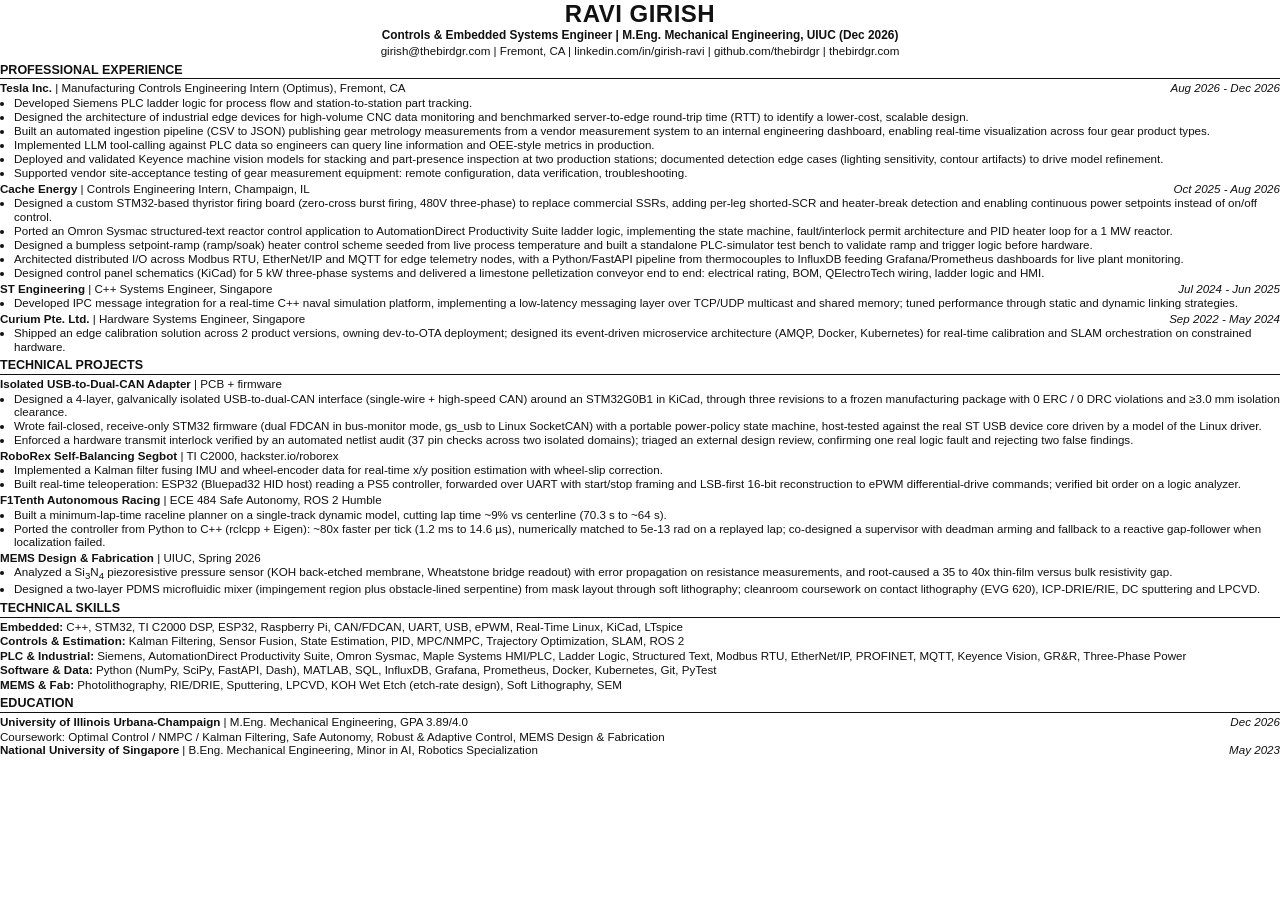
<file: resume/controls.html>
<!doctype html><html lang=en><head><meta charset=utf-8><title>Girish Ravi - Resume (controls)</title><style>
@page { size: Letter; margin: 0.36in 0.45in; }
* { box-sizing: border-box; }
body { font-family: Arial, Helvetica, sans-serif; font-size: 8.7pt; line-height: 1.17; color: #111; margin: 0; }
h1 { font-size: 18pt; text-align: center; margin: 0; letter-spacing: 0.5px; }
.title { text-align: center; font-weight: bold; font-size: 8.9pt; margin-top: 1px; }
.contact { text-align: center; margin: 1px 0 3px; }
h2 { font-size: 9.4pt; text-transform: uppercase; border-bottom: 1.1px solid #111; margin: 5px 0 2px; padding-bottom: 1px; }
.entry { margin-bottom: 2px; break-inside: avoid; }
.head { display: flex; justify-content: space-between; gap: 12px; }
.date { font-style: italic; white-space: nowrap; }
ul { margin: 1px 0 0; padding-left: 14px; }
li { margin: 0 0 0.5px; }
.skills p { margin: 0 0 1px; }
.edu .head { margin-bottom: 1px; }
</style></head><body><h1>RAVI GIRISH</h1><div class="title">Controls &amp; Embedded Systems Engineer | M.Eng. Mechanical Engineering, UIUC (Dec 2026)</div><div class="contact">girish@thebirdgr.com | Fremont, CA | linkedin.com/in/girish-ravi | github.com/thebirdgr | thebirdgr.com</div><h2>Professional Experience</h2><div class="entry"><div class="head"><div><b>Tesla Inc.</b> | Manufacturing Controls Engineering Intern (Optimus), Fremont, CA</div><div class="date">Aug 2026 - Dec 2026</div></div><ul><li>Developed Siemens PLC ladder logic for process flow and station-to-station part tracking.</li><li>Designed the architecture of industrial edge devices for high-volume CNC data monitoring and benchmarked server-to-edge round-trip time (RTT) to identify a lower-cost, scalable design.</li><li>Built an automated ingestion pipeline (CSV to JSON) publishing gear metrology measurements from a vendor measurement system to an internal engineering dashboard, enabling real-time visualization across four gear product types.</li><li>Implemented LLM tool-calling against PLC data so engineers can query line information and OEE-style metrics in production.</li><li>Deployed and validated Keyence machine vision models for stacking and part-presence inspection at two production stations; documented detection edge cases (lighting sensitivity, contour artifacts) to drive model refinement.</li><li>Supported vendor site-acceptance testing of gear measurement equipment: remote configuration, data verification, troubleshooting.</li></ul></div><div class="entry"><div class="head"><div><b>Cache Energy</b> | Controls Engineering Intern, Champaign, IL</div><div class="date">Oct 2025 - Aug 2026</div></div><ul><li>Designed a custom STM32-based thyristor firing board (zero-cross burst firing, 480V three-phase) to replace commercial SSRs, adding per-leg shorted-SCR and heater-break detection and enabling continuous power setpoints instead of on/off control.</li><li>Ported an Omron Sysmac structured-text reactor control application to AutomationDirect Productivity Suite ladder logic, implementing the state machine, fault/interlock permit architecture and PID heater loop for a 1 MW reactor.</li><li>Designed a bumpless setpoint-ramp (ramp/soak) heater control scheme seeded from live process temperature and built a standalone PLC-simulator test bench to validate ramp and trigger logic before hardware.</li><li>Architected distributed I/O across Modbus RTU, EtherNet/IP and MQTT for edge telemetry nodes, with a Python/FastAPI pipeline from thermocouples to InfluxDB feeding Grafana/Prometheus dashboards for live plant monitoring.</li><li>Designed control panel schematics (KiCad) for 5 kW three-phase systems and delivered a limestone pelletization conveyor end to end: electrical rating, BOM, QElectroTech wiring, ladder logic and HMI.</li></ul></div><div class="entry"><div class="head"><div><b>ST Engineering</b> | C++ Systems Engineer, Singapore</div><div class="date">Jul 2024 - Jun 2025</div></div><ul><li>Developed IPC message integration for a real-time C++ naval simulation platform, implementing a low-latency messaging layer over TCP/UDP multicast and shared memory; tuned performance through static and dynamic linking strategies.</li></ul></div><div class="entry"><div class="head"><div><b>Curium Pte. Ltd.</b> | Hardware Systems Engineer, Singapore</div><div class="date">Sep 2022 - May 2024</div></div><ul><li>Shipped an edge calibration solution across 2 product versions, owning dev-to-OTA deployment; designed its event-driven microservice architecture (AMQP, Docker, Kubernetes) for real-time calibration and SLAM orchestration on constrained hardware.</li></ul></div><h2>Technical Projects</h2><div class="entry"><div class="head"><div><b>Isolated USB-to-Dual-CAN Adapter</b> | PCB + firmware</div><div class="date"></div></div><ul><li>Designed a 4-layer, galvanically isolated USB-to-dual-CAN interface (single-wire + high-speed CAN) around an STM32G0B1 in KiCad, through three revisions to a frozen manufacturing package with 0 ERC / 0 DRC violations and &ge;3.0 mm isolation clearance.</li><li>Wrote fail-closed, receive-only STM32 firmware (dual FDCAN in bus-monitor mode, gs_usb to Linux SocketCAN) with a portable power-policy state machine, host-tested against the real ST USB device core driven by a model of the Linux driver.</li><li>Enforced a hardware transmit interlock verified by an automated netlist audit (37 pin checks across two isolated domains); triaged an external design review, confirming one real logic fault and rejecting two false findings.</li></ul></div><div class="entry"><div class="head"><div><b>RoboRex Self-Balancing Segbot</b> | TI C2000, hackster.io/roborex</div><div class="date"></div></div><ul><li>Implemented a Kalman filter fusing IMU and wheel-encoder data for real-time x/y position estimation with wheel-slip correction.</li><li>Built real-time teleoperation: ESP32 (Bluepad32 HID host) reading a PS5 controller, forwarded over UART with start/stop framing and LSB-first 16-bit reconstruction to ePWM differential-drive commands; verified bit order on a logic analyzer.</li></ul></div><div class="entry"><div class="head"><div><b>F1Tenth Autonomous Racing</b> | ECE 484 Safe Autonomy, ROS 2 Humble</div><div class="date"></div></div><ul><li>Built a minimum-lap-time raceline planner on a single-track dynamic model, cutting lap time ~9% vs centerline (70.3 s to ~64 s).</li><li>Ported the controller from Python to C++ (rclcpp + Eigen): ~80x faster per tick (1.2 ms to 14.6 &micro;s), numerically matched to 5e-13 rad on a replayed lap; co-designed a supervisor with deadman arming and fallback to a reactive gap-follower when localization failed.</li></ul></div><div class="entry"><div class="head"><div><b>MEMS Design &amp; Fabrication</b> | UIUC, Spring 2026</div><div class="date"></div></div><ul><li>Analyzed a Si<sub>3</sub>N<sub>4</sub> piezoresistive pressure sensor (KOH back-etched membrane, Wheatstone bridge readout) with error propagation on resistance measurements, and root-caused a 35 to 40x thin-film versus bulk resistivity gap.</li><li>Designed a two-layer PDMS microfluidic mixer (impingement region plus obstacle-lined serpentine) from mask layout through soft lithography; cleanroom coursework on contact lithography (EVG 620), ICP-DRIE/RIE, DC sputtering and LPCVD.</li></ul></div><h2>Technical Skills</h2><div class="skills"><p><b>Embedded:</b> C++, STM32, TI C2000 DSP, ESP32, Raspberry Pi, CAN/FDCAN, UART, USB, ePWM, Real-Time Linux, KiCad, LTspice</p><p><b>Controls &amp; Estimation:</b> Kalman Filtering, Sensor Fusion, State Estimation, PID, MPC/NMPC, Trajectory Optimization, SLAM, ROS 2</p><p><b>PLC &amp; Industrial:</b> Siemens, AutomationDirect Productivity Suite, Omron Sysmac, Maple Systems HMI/PLC, Ladder Logic, Structured Text, Modbus RTU, EtherNet/IP, PROFINET, MQTT, Keyence Vision, GR&amp;R, Three-Phase Power</p><p><b>Software &amp; Data:</b> Python (NumPy, SciPy, FastAPI, Dash), MATLAB, SQL, InfluxDB, Grafana, Prometheus, Docker, Kubernetes, Git, PyTest</p><p><b>MEMS &amp; Fab:</b> Photolithography, RIE/DRIE, Sputtering, LPCVD, KOH Wet Etch (etch-rate design), Soft Lithography, SEM</p></div><h2>Education</h2><div class="edu"><div class="head"><div><b>University of Illinois Urbana-Champaign</b> | M.Eng. Mechanical Engineering, GPA 3.89/4.0</div><div class="date">Dec 2026</div></div><div>Coursework: Optimal Control / NMPC / Kalman Filtering, Safe Autonomy, Robust &amp; Adaptive Control, MEMS Design &amp; Fabrication</div><div class="head"><div><b>National University of Singapore</b> | B.Eng. Mechanical Engineering, Minor in AI, Robotics Specialization</div><div class="date">May 2023</div></div></div></body></html>
</file>
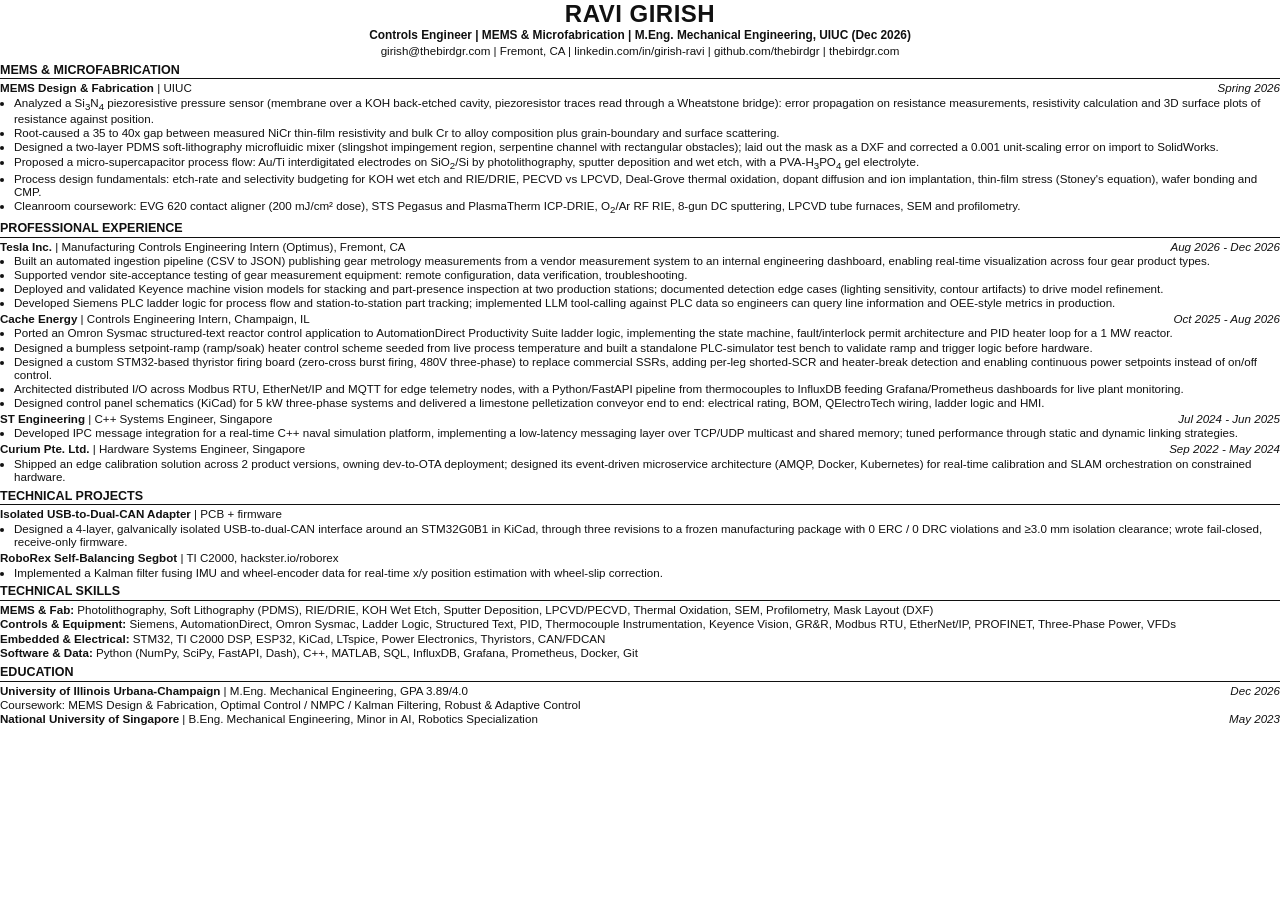
<file: resume/mems.html>
<!doctype html><html lang=en><head><meta charset=utf-8><title>Girish Ravi - Resume (mems)</title><style>
@page { size: Letter; margin: 0.36in 0.45in; }
* { box-sizing: border-box; }
body { font-family: Arial, Helvetica, sans-serif; font-size: 8.7pt; line-height: 1.17; color: #111; margin: 0; }
h1 { font-size: 18pt; text-align: center; margin: 0; letter-spacing: 0.5px; }
.title { text-align: center; font-weight: bold; font-size: 8.9pt; margin-top: 1px; }
.contact { text-align: center; margin: 1px 0 3px; }
h2 { font-size: 9.4pt; text-transform: uppercase; border-bottom: 1.1px solid #111; margin: 5px 0 2px; padding-bottom: 1px; }
.entry { margin-bottom: 2px; break-inside: avoid; }
.head { display: flex; justify-content: space-between; gap: 12px; }
.date { font-style: italic; white-space: nowrap; }
ul { margin: 1px 0 0; padding-left: 14px; }
li { margin: 0 0 0.5px; }
.skills p { margin: 0 0 1px; }
.edu .head { margin-bottom: 1px; }
</style></head><body><h1>RAVI GIRISH</h1><div class="title">Controls Engineer | MEMS &amp; Microfabrication | M.Eng. Mechanical Engineering, UIUC (Dec 2026)</div><div class="contact">girish@thebirdgr.com | Fremont, CA | linkedin.com/in/girish-ravi | github.com/thebirdgr | thebirdgr.com</div><h2>MEMS &amp; Microfabrication</h2><div class="entry"><div class="head"><div><b>MEMS Design &amp; Fabrication</b> | UIUC</div><div class="date">Spring 2026</div></div><ul><li>Analyzed a Si<sub>3</sub>N<sub>4</sub> piezoresistive pressure sensor (membrane over a KOH back-etched cavity, piezoresistor traces read through a Wheatstone bridge): error propagation on resistance measurements, resistivity calculation and 3D surface plots of resistance against position.</li><li>Root-caused a 35 to 40x gap between measured NiCr thin-film resistivity and bulk Cr to alloy composition plus grain-boundary and surface scattering.</li><li>Designed a two-layer PDMS soft-lithography microfluidic mixer (slingshot impingement region, serpentine channel with rectangular obstacles); laid out the mask as a DXF and corrected a 0.001 unit-scaling error on import to SolidWorks.</li><li>Proposed a micro-supercapacitor process flow: Au/Ti interdigitated electrodes on SiO<sub>2</sub>/Si by photolithography, sputter deposition and wet etch, with a PVA-H<sub>3</sub>PO<sub>4</sub> gel electrolyte.</li><li>Process design fundamentals: etch-rate and selectivity budgeting for KOH wet etch and RIE/DRIE, PECVD vs LPCVD, Deal-Grove thermal oxidation, dopant diffusion and ion implantation, thin-film stress (Stoney's equation), wafer bonding and CMP.</li><li>Cleanroom coursework: EVG 620 contact aligner (200 mJ/cm&sup2; dose), STS Pegasus and PlasmaTherm ICP-DRIE, O<sub>2</sub>/Ar RF RIE, 8-gun DC sputtering, LPCVD tube furnaces, SEM and profilometry.</li></ul></div><h2>Professional Experience</h2><div class="entry"><div class="head"><div><b>Tesla Inc.</b> | Manufacturing Controls Engineering Intern (Optimus), Fremont, CA</div><div class="date">Aug 2026 - Dec 2026</div></div><ul><li>Built an automated ingestion pipeline (CSV to JSON) publishing gear metrology measurements from a vendor measurement system to an internal engineering dashboard, enabling real-time visualization across four gear product types.</li><li>Supported vendor site-acceptance testing of gear measurement equipment: remote configuration, data verification, troubleshooting.</li><li>Deployed and validated Keyence machine vision models for stacking and part-presence inspection at two production stations; documented detection edge cases (lighting sensitivity, contour artifacts) to drive model refinement.</li><li>Developed Siemens PLC ladder logic for process flow and station-to-station part tracking; implemented LLM tool-calling against PLC data so engineers can query line information and OEE-style metrics in production.</li></ul></div><div class="entry"><div class="head"><div><b>Cache Energy</b> | Controls Engineering Intern, Champaign, IL</div><div class="date">Oct 2025 - Aug 2026</div></div><ul><li>Ported an Omron Sysmac structured-text reactor control application to AutomationDirect Productivity Suite ladder logic, implementing the state machine, fault/interlock permit architecture and PID heater loop for a 1 MW reactor.</li><li>Designed a bumpless setpoint-ramp (ramp/soak) heater control scheme seeded from live process temperature and built a standalone PLC-simulator test bench to validate ramp and trigger logic before hardware.</li><li>Designed a custom STM32-based thyristor firing board (zero-cross burst firing, 480V three-phase) to replace commercial SSRs, adding per-leg shorted-SCR and heater-break detection and enabling continuous power setpoints instead of on/off control.</li><li>Architected distributed I/O across Modbus RTU, EtherNet/IP and MQTT for edge telemetry nodes, with a Python/FastAPI pipeline from thermocouples to InfluxDB feeding Grafana/Prometheus dashboards for live plant monitoring.</li><li>Designed control panel schematics (KiCad) for 5 kW three-phase systems and delivered a limestone pelletization conveyor end to end: electrical rating, BOM, QElectroTech wiring, ladder logic and HMI.</li></ul></div><div class="entry"><div class="head"><div><b>ST Engineering</b> | C++ Systems Engineer, Singapore</div><div class="date">Jul 2024 - Jun 2025</div></div><ul><li>Developed IPC message integration for a real-time C++ naval simulation platform, implementing a low-latency messaging layer over TCP/UDP multicast and shared memory; tuned performance through static and dynamic linking strategies.</li></ul></div><div class="entry"><div class="head"><div><b>Curium Pte. Ltd.</b> | Hardware Systems Engineer, Singapore</div><div class="date">Sep 2022 - May 2024</div></div><ul><li>Shipped an edge calibration solution across 2 product versions, owning dev-to-OTA deployment; designed its event-driven microservice architecture (AMQP, Docker, Kubernetes) for real-time calibration and SLAM orchestration on constrained hardware.</li></ul></div><h2>Technical Projects</h2><div class="entry"><div class="head"><div><b>Isolated USB-to-Dual-CAN Adapter</b> | PCB + firmware</div><div class="date"></div></div><ul><li>Designed a 4-layer, galvanically isolated USB-to-dual-CAN interface around an STM32G0B1 in KiCad, through three revisions to a frozen manufacturing package with 0 ERC / 0 DRC violations and &ge;3.0 mm isolation clearance; wrote fail-closed, receive-only firmware.</li></ul></div><div class="entry"><div class="head"><div><b>RoboRex Self-Balancing Segbot</b> | TI C2000, hackster.io/roborex</div><div class="date"></div></div><ul><li>Implemented a Kalman filter fusing IMU and wheel-encoder data for real-time x/y position estimation with wheel-slip correction.</li></ul></div><h2>Technical Skills</h2><div class="skills"><p><b>MEMS &amp; Fab:</b> Photolithography, Soft Lithography (PDMS), RIE/DRIE, KOH Wet Etch, Sputter Deposition, LPCVD/PECVD, Thermal Oxidation, SEM, Profilometry, Mask Layout (DXF)</p><p><b>Controls &amp; Equipment:</b> Siemens, AutomationDirect, Omron Sysmac, Ladder Logic, Structured Text, PID, Thermocouple Instrumentation, Keyence Vision, GR&amp;R, Modbus RTU, EtherNet/IP, PROFINET, Three-Phase Power, VFDs</p><p><b>Embedded &amp; Electrical:</b> STM32, TI C2000 DSP, ESP32, KiCad, LTspice, Power Electronics, Thyristors, CAN/FDCAN</p><p><b>Software &amp; Data:</b> Python (NumPy, SciPy, FastAPI, Dash), C++, MATLAB, SQL, InfluxDB, Grafana, Prometheus, Docker, Git</p></div><h2>Education</h2><div class="edu"><div class="head"><div><b>University of Illinois Urbana-Champaign</b> | M.Eng. Mechanical Engineering, GPA 3.89/4.0</div><div class="date">Dec 2026</div></div><div>Coursework: MEMS Design &amp; Fabrication, Optimal Control / NMPC / Kalman Filtering, Robust &amp; Adaptive Control</div><div class="head"><div><b>National University of Singapore</b> | B.Eng. Mechanical Engineering, Minor in AI, Robotics Specialization</div><div class="date">May 2023</div></div></div></body></html>
</file>
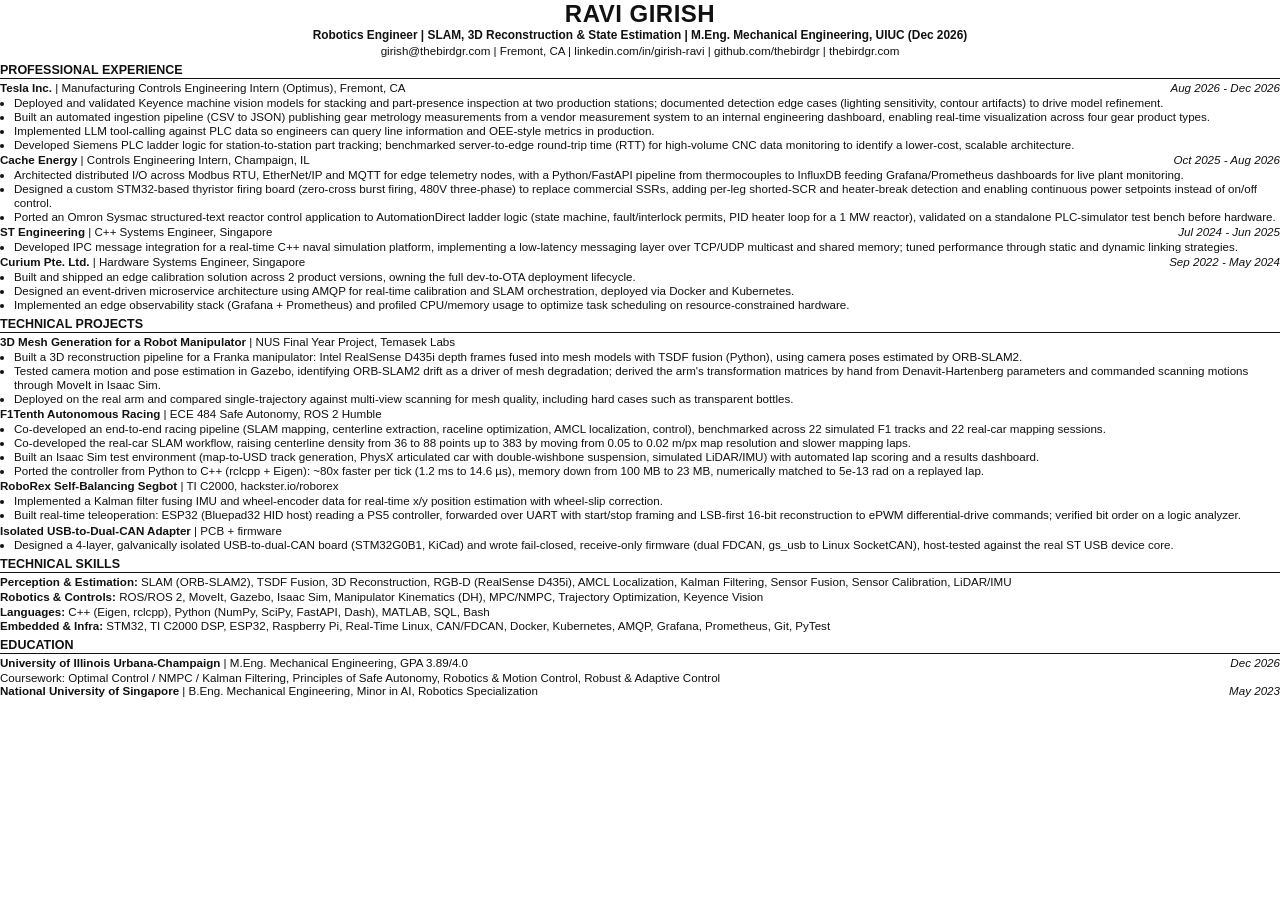
<file: resume/robotics.html>
<!doctype html><html lang=en><head><meta charset=utf-8><title>Girish Ravi - Resume (robotics)</title><style>
@page { size: Letter; margin: 0.36in 0.45in; }
* { box-sizing: border-box; }
body { font-family: Arial, Helvetica, sans-serif; font-size: 8.7pt; line-height: 1.17; color: #111; margin: 0; }
h1 { font-size: 18pt; text-align: center; margin: 0; letter-spacing: 0.5px; }
.title { text-align: center; font-weight: bold; font-size: 8.9pt; margin-top: 1px; }
.contact { text-align: center; margin: 1px 0 3px; }
h2 { font-size: 9.4pt; text-transform: uppercase; border-bottom: 1.1px solid #111; margin: 5px 0 2px; padding-bottom: 1px; }
.entry { margin-bottom: 2px; break-inside: avoid; }
.head { display: flex; justify-content: space-between; gap: 12px; }
.date { font-style: italic; white-space: nowrap; }
ul { margin: 1px 0 0; padding-left: 14px; }
li { margin: 0 0 0.5px; }
.skills p { margin: 0 0 1px; }
.edu .head { margin-bottom: 1px; }
</style></head><body><h1>RAVI GIRISH</h1><div class="title">Robotics Engineer | SLAM, 3D Reconstruction &amp; State Estimation | M.Eng. Mechanical Engineering, UIUC (Dec 2026)</div><div class="contact">girish@thebirdgr.com | Fremont, CA | linkedin.com/in/girish-ravi | github.com/thebirdgr | thebirdgr.com</div><h2>Professional Experience</h2><div class="entry"><div class="head"><div><b>Tesla Inc.</b> | Manufacturing Controls Engineering Intern (Optimus), Fremont, CA</div><div class="date">Aug 2026 - Dec 2026</div></div><ul><li>Deployed and validated Keyence machine vision models for stacking and part-presence inspection at two production stations; documented detection edge cases (lighting sensitivity, contour artifacts) to drive model refinement.</li><li>Built an automated ingestion pipeline (CSV to JSON) publishing gear metrology measurements from a vendor measurement system to an internal engineering dashboard, enabling real-time visualization across four gear product types.</li><li>Implemented LLM tool-calling against PLC data so engineers can query line information and OEE-style metrics in production.</li><li>Developed Siemens PLC ladder logic for station-to-station part tracking; benchmarked server-to-edge round-trip time (RTT) for high-volume CNC data monitoring to identify a lower-cost, scalable architecture.</li></ul></div><div class="entry"><div class="head"><div><b>Cache Energy</b> | Controls Engineering Intern, Champaign, IL</div><div class="date">Oct 2025 - Aug 2026</div></div><ul><li>Architected distributed I/O across Modbus RTU, EtherNet/IP and MQTT for edge telemetry nodes, with a Python/FastAPI pipeline from thermocouples to InfluxDB feeding Grafana/Prometheus dashboards for live plant monitoring.</li><li>Designed a custom STM32-based thyristor firing board (zero-cross burst firing, 480V three-phase) to replace commercial SSRs, adding per-leg shorted-SCR and heater-break detection and enabling continuous power setpoints instead of on/off control.</li><li>Ported an Omron Sysmac structured-text reactor control application to AutomationDirect ladder logic (state machine, fault/interlock permits, PID heater loop for a 1 MW reactor), validated on a standalone PLC-simulator test bench before hardware.</li></ul></div><div class="entry"><div class="head"><div><b>ST Engineering</b> | C++ Systems Engineer, Singapore</div><div class="date">Jul 2024 - Jun 2025</div></div><ul><li>Developed IPC message integration for a real-time C++ naval simulation platform, implementing a low-latency messaging layer over TCP/UDP multicast and shared memory; tuned performance through static and dynamic linking strategies.</li></ul></div><div class="entry"><div class="head"><div><b>Curium Pte. Ltd.</b> | Hardware Systems Engineer, Singapore</div><div class="date">Sep 2022 - May 2024</div></div><ul><li>Built and shipped an edge calibration solution across 2 product versions, owning the full dev-to-OTA deployment lifecycle.</li><li>Designed an event-driven microservice architecture using AMQP for real-time calibration and SLAM orchestration, deployed via Docker and Kubernetes.</li><li>Implemented an edge observability stack (Grafana + Prometheus) and profiled CPU/memory usage to optimize task scheduling on resource-constrained hardware.</li></ul></div><h2>Technical Projects</h2><div class="entry"><div class="head"><div><b>3D Mesh Generation for a Robot Manipulator</b> | NUS Final Year Project, Temasek Labs</div><div class="date"></div></div><ul><li>Built a 3D reconstruction pipeline for a Franka manipulator: Intel RealSense D435i depth frames fused into mesh models with TSDF fusion (Python), using camera poses estimated by ORB-SLAM2.</li><li>Tested camera motion and pose estimation in Gazebo, identifying ORB-SLAM2 drift as a driver of mesh degradation; derived the arm's transformation matrices by hand from Denavit-Hartenberg parameters and commanded scanning motions through MoveIt in Isaac Sim.</li><li>Deployed on the real arm and compared single-trajectory against multi-view scanning for mesh quality, including hard cases such as transparent bottles.</li></ul></div><div class="entry"><div class="head"><div><b>F1Tenth Autonomous Racing</b> | ECE 484 Safe Autonomy, ROS 2 Humble</div><div class="date"></div></div><ul><li>Co-developed an end-to-end racing pipeline (SLAM mapping, centerline extraction, raceline optimization, AMCL localization, control), benchmarked across 22 simulated F1 tracks and 22 real-car mapping sessions.</li><li>Co-developed the real-car SLAM workflow, raising centerline density from 36 to 88 points up to 383 by moving from 0.05 to 0.02 m/px map resolution and slower mapping laps.</li><li>Built an Isaac Sim test environment (map-to-USD track generation, PhysX articulated car with double-wishbone suspension, simulated LiDAR/IMU) with automated lap scoring and a results dashboard.</li><li>Ported the controller from Python to C++ (rclcpp + Eigen): ~80x faster per tick (1.2 ms to 14.6 &micro;s), memory down from 100 MB to 23 MB, numerically matched to 5e-13 rad on a replayed lap.</li></ul></div><div class="entry"><div class="head"><div><b>RoboRex Self-Balancing Segbot</b> | TI C2000, hackster.io/roborex</div><div class="date"></div></div><ul><li>Implemented a Kalman filter fusing IMU and wheel-encoder data for real-time x/y position estimation with wheel-slip correction.</li><li>Built real-time teleoperation: ESP32 (Bluepad32 HID host) reading a PS5 controller, forwarded over UART with start/stop framing and LSB-first 16-bit reconstruction to ePWM differential-drive commands; verified bit order on a logic analyzer.</li></ul></div><div class="entry"><div class="head"><div><b>Isolated USB-to-Dual-CAN Adapter</b> | PCB + firmware</div><div class="date"></div></div><ul><li>Designed a 4-layer, galvanically isolated USB-to-dual-CAN board (STM32G0B1, KiCad) and wrote fail-closed, receive-only firmware (dual FDCAN, gs_usb to Linux SocketCAN), host-tested against the real ST USB device core.</li></ul></div><h2>Technical Skills</h2><div class="skills"><p><b>Perception &amp; Estimation:</b> SLAM (ORB-SLAM2), TSDF Fusion, 3D Reconstruction, RGB-D (RealSense D435i), AMCL Localization, Kalman Filtering, Sensor Fusion, Sensor Calibration, LiDAR/IMU</p><p><b>Robotics &amp; Controls:</b> ROS/ROS 2, MoveIt, Gazebo, Isaac Sim, Manipulator Kinematics (DH), MPC/NMPC, Trajectory Optimization, Keyence Vision</p><p><b>Languages:</b> C++ (Eigen, rclcpp), Python (NumPy, SciPy, FastAPI, Dash), MATLAB, SQL, Bash</p><p><b>Embedded &amp; Infra:</b> STM32, TI C2000 DSP, ESP32, Raspberry Pi, Real-Time Linux, CAN/FDCAN, Docker, Kubernetes, AMQP, Grafana, Prometheus, Git, PyTest</p></div><h2>Education</h2><div class="edu"><div class="head"><div><b>University of Illinois Urbana-Champaign</b> | M.Eng. Mechanical Engineering, GPA 3.89/4.0</div><div class="date">Dec 2026</div></div><div>Coursework: Optimal Control / NMPC / Kalman Filtering, Principles of Safe Autonomy, Robotics &amp; Motion Control, Robust &amp; Adaptive Control</div><div class="head"><div><b>National University of Singapore</b> | B.Eng. Mechanical Engineering, Minor in AI, Robotics Specialization</div><div class="date">May 2023</div></div></div></body></html>
</file>
<file: projects/case.css>
:root{
  --bg:#0a0e13; --bg2:#0f151c; --card:#121a23; --line:#1f2a36; --line2:#2b3a4a;
  --text:#e8eef5; --muted:#9aa9b9; --dim:#6b7b8c; --accent:#3ee6c1; --accent2:#ffb347; --accent-ink:#06261f;
  --radius:14px; --sans: ui-sans-serif, system-ui, "Segoe UI", Roboto, "Helvetica Neue", Arial, sans-serif;
  --mono: ui-monospace, "Cascadia Code", "SF Mono", Consolas, monospace;
}
@media (prefers-color-scheme: light){
  :root{ --bg:#f6f8fb; --bg2:#eef2f7; --card:#fff; --line:#dde4ec; --line2:#c9d3de; --text:#0d141b; --muted:#4a5a6b; --dim:#6d7c8c; --accent:#0b9e82; --accent2:#c86f00; --accent-ink:#fff; }
}
*{box-sizing:border-box}
body{margin:0;background:var(--bg);color:var(--text);font-family:var(--sans);font-size:17px;line-height:1.65;-webkit-font-smoothing:antialiased}
a{color:var(--accent)}
.wrap{max-width:900px;margin:0 auto;padding:0 20px}
nav{position:sticky;top:0;z-index:5;background:color-mix(in srgb,var(--bg) 85%,transparent);backdrop-filter:blur(10px);border-bottom:1px solid var(--line)}
nav .wrap{display:flex;justify-content:space-between;align-items:center;height:56px;max-width:1120px}
nav a{text-decoration:none;color:var(--muted);font-size:14px}
nav a.home{color:var(--text);font-weight:600;display:flex;gap:10px;align-items:center}
nav a.home span{display:grid;place-items:center;width:28px;height:28px;border-radius:8px;background:var(--accent);color:var(--accent-ink);font:700 12px var(--mono)}
header.case{padding:56px 0 28px}
.eyebrow{font:13px var(--mono);color:var(--accent);letter-spacing:.08em;text-transform:uppercase}
h1{font-size:clamp(32px,5vw,48px);line-height:1.08;margin:10px 0 14px;letter-spacing:-.02em}
.lede{font-size:19px;color:var(--muted);margin:0}
.meta{display:flex;flex-wrap:wrap;gap:8px;margin-top:18px}
.meta span{font:12px var(--mono);padding:4px 10px;border-radius:999px;border:1px solid var(--line2);color:var(--muted);background:var(--bg2)}
.hero-img{margin:28px 0 0;border-radius:var(--radius);overflow:hidden;border:1px solid var(--line)}
.hero-img img{display:block;width:100%;height:auto;max-height:520px;object-fit:cover}
section{padding:34px 0;border-top:1px solid var(--line)}
h2{font-size:26px;margin:0 0 14px;letter-spacing:-.01em}
h3{font-size:18px;margin:22px 0 8px}
p{margin:0 0 14px}
.muted{color:var(--muted)}
.stats{display:grid;grid-template-columns:repeat(auto-fit,minmax(160px,1fr));gap:12px;margin:18px 0}
.stat{background:var(--card);border:1px solid var(--line);border-radius:12px;padding:16px}
.stat b{display:block;font:700 24px var(--mono);color:var(--accent)}
.stat span{font-size:14px;color:var(--muted)}
.two{display:grid;grid-template-columns:1fr 1fr;gap:16px}
@media (max-width:700px){.two{grid-template-columns:1fr}}
figure{margin:18px 0;background:var(--card);border:1px solid var(--line);border-radius:var(--radius);overflow:hidden}
figure img{display:block;width:100%;height:auto;background:#fff}
figure.dark img{background:#121a23}
figcaption{padding:12px 16px;font-size:14px;color:var(--muted);border-top:1px solid var(--line)}
table{width:100%;border-collapse:collapse;font-size:15px;margin:10px 0 18px}
th,td{text-align:left;padding:9px 10px;border-bottom:1px solid var(--line)}
th{font-weight:600;color:var(--muted);font-size:13px;text-transform:uppercase;letter-spacing:.04em}
td.n{font-family:var(--mono)}
.callout{border-left:3px solid var(--accent2);background:var(--card);padding:14px 18px;border-radius:0 12px 12px 0;margin:16px 0;color:var(--muted)}
.callout b{color:var(--text)}
ul.tight{padding-left:20px;margin:0 0 14px}ul.tight li{margin:6px 0}
.strip{display:grid;grid-template-columns:repeat(5,minmax(0,1fr));gap:8px;margin:16px 0}
.strip figure{margin:0}
.strip figcaption{font:12px var(--mono);text-align:center;padding:6px}
@media (max-width:700px){.strip{grid-template-columns:repeat(3,minmax(0,1fr))}}
/* stepper */
.stepper{background:var(--card);border:1px solid var(--line);border-radius:var(--radius);overflow:hidden;margin:18px 0}
.stepper svg{display:block;width:100%;height:auto;background:#0e141b}
.stepper .note{font:2px var(--mono);fill:#e8eef5}
.st-body{padding:16px 18px}
.st-head{display:flex;align-items:center;gap:12px;flex-wrap:wrap}
.st-head .num{font:13px var(--mono);color:var(--accent)}
.st-title{font-weight:600;font-size:18px;flex:1}
.st-detail{color:var(--muted);margin:8px 0 0}
.st-why{margin:10px 0 0;padding:10px 12px;border-radius:8px;background:var(--bg2);font-size:15px;color:var(--text)}
.st-why::before{content:"Why: ";color:var(--accent2);font-weight:600}
.legend{display:flex;flex-wrap:wrap;gap:12px;margin-top:12px;font-size:13px;color:var(--muted)}
.legend i{display:inline-block;width:12px;height:12px;border-radius:3px;margin-right:6px;vertical-align:-1px}
.st-nav{display:flex;align-items:center;gap:10px;padding:12px 18px;border-top:1px solid var(--line)}
.st-nav button.prev,.st-nav button.next{font:600 14px var(--sans);padding:8px 14px;border-radius:8px;border:1px solid var(--line2);background:var(--bg2);color:var(--text);cursor:pointer}
.st-nav button.next{background:var(--accent);color:var(--accent-ink);border-color:var(--accent)}
.dots{display:flex;gap:6px;flex:1;justify-content:center;flex-wrap:wrap}
.dots button{width:9px;height:9px;border-radius:50%;border:0;padding:0;background:var(--line2);cursor:pointer}
.dots button.on{background:var(--accent)}
footer{padding:36px 0;color:var(--dim);font-size:14px;border-top:1px solid var(--line);margin-top:20px}
footer .wrap{display:flex;justify-content:space-between;flex-wrap:wrap;gap:10px}
</file>
